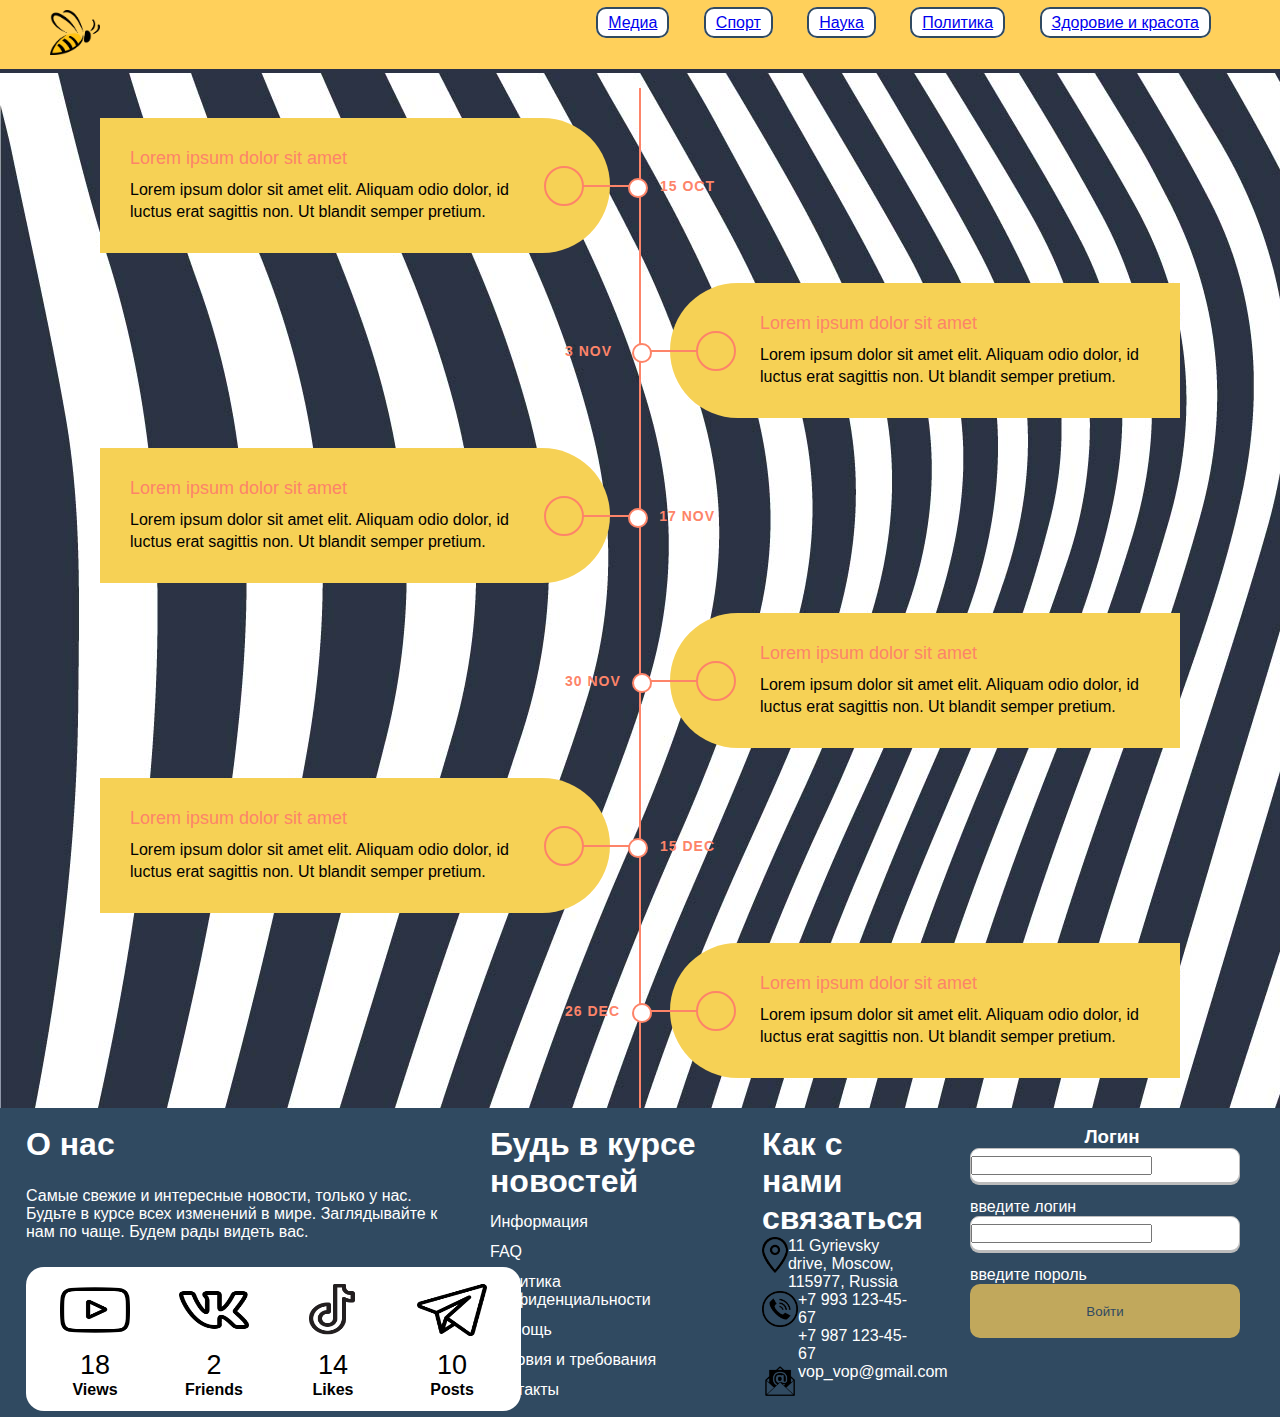
<file: index.html>
<!DOCTYPE html>
<html lang="en" dir="ltr">
<head>
  <meta charset="UTF-8" />
  <meta http-equiv="X-UA-Compatible" content="IE=edge" />
  <meta name="viewport" content="width=device-width, initial-scale=1.0" />
  <title>BeeNews</title>
  <link rel="stylesheet" href="MyStyle.css" >
</head>

<body bgcolor="#000" background="main5.jpg">

  <script defer src="main.js"></script>
  <header class="header", background="header.jpg">
    <div class="header_inner">
      <div class="logo">
        <a id="logo-ref" href="index.html"><img id="logo" src="logo1.png" alt="Логотип" /></a>
      </div>
      <ul class="hr">
        <li><a href="2.html">Медиа</a></li>
        <li><a href="3.html">Спорт</a></li>
        <li><a href="4.html">Наука</a></li>
        <li><a href="5.html">Политика</a></li>
        <li><a href="6.html">Здоровие и красота</a></li>
      </ul>
    </div>
  </header>

    <div class="timeline">
        <div class="container left">
          <div class="date">15 Oct</div>
          <i class="icon fa fa-home"></i>
          <div class="content">
            <h2>Lorem ipsum dolor sit amet</h2>
            <p>
              Lorem ipsum dolor sit amet elit. Aliquam odio dolor, id luctus erat sagittis non. Ut blandit semper pretium.
            </p>
          </div>
        </div>

    <div class="container right">
      <div class="date">3 Nov</div>
      <i class="icon fa fa-home"></i>
      <div class="content">
        <h2>Lorem ipsum dolor sit amet</h2>
        <p>
          Lorem ipsum dolor sit amet elit. Aliquam odio dolor, id luctus erat sagittis non. Ut blandit semper pretium.
        </p>
      </div>
      </div>

    <div class="container left">
      <div class="date">17 Nov</div>
      <i class="icon fa fa-user"></i>
      <div class="content">
        <h2>Lorem ipsum dolor sit amet</h2>
        <p>
          Lorem ipsum dolor sit amet elit. Aliquam odio dolor, id luctus erat sagittis non. Ut blandit semper pretium.
        </p>
      </div>
    </div>

    <div class="container right">
      <div class="date">30 Nov</div>
      <i class="icon fa fa-running"></i>
      <div class="content">
        <h2>Lorem ipsum dolor sit amet</h2>
        <p>
          Lorem ipsum dolor sit amet elit. Aliquam odio dolor, id luctus erat sagittis non. Ut blandit semper pretium.
        </p>
      </div>
    </div>

    <div class="container left">
      <div class="date">15 Dec</div>
      <i class="icon fa fa-cog"></i>
      <div class="content">
        <h2>Lorem ipsum dolor sit amet</h2>
        <p>
          Lorem ipsum dolor sit amet elit. Aliquam odio dolor, id luctus erat sagittis non. Ut blandit semper pretium.
        </p>
      </div>
    </div>

    <div class="container right">
      <div class="date">26 Dec</div>
      <i class="icon fa fa-certificate"></i>
      <div class="content">
        <h2>Lorem ipsum dolor sit amet</h2>
        <p>
          Lorem ipsum dolor sit amet elit. Aliquam odio dolor, id luctus erat sagittis non. Ut blandit semper pretium.
        </p>
      </div>
    </div>
  </div>
</body>

</body>

<footer>
<div class="grid_footer">
          <div class="foot">
              <h1>О нас</h1>
              <p>
                Самые свежие и интересные новости, только у нас.
                Будьте в курсе всех изменений в мире. Заглядывайте к
                нам по чаще. Будем рады видеть вас.
              </p>
              <div class="foot2">
                <div id="block">
                  <div>
                    <img src="yt.png" alt="youtube" />
                    <p id="ys"></p>
                    <h4>Views</h4>
                  </div>
                  <div>
                    <img src="vk.png" alt="linkedin" />
                    <p id="ls"></p>
                    <h4>Friends</h4>
                  </div>
                  <div>
                    <img src="ins.png" alt="tiktok" />
                    <p id="fs"></p>
                    <h4>Likes</h4>
                  </div>
                  <div>
                    <img src="tg.png" alt="telegramm" />
                    <p id="ts"></p>
                    <h4>Posts</h4>
                  </div>
              </div>
            </div>
          </div>

          <div class="foot">
              <h1>Будь в курсе новостей</h1>
              <p>Информация</p>
              <p>FAQ</p>
              <p>Политика конфиденциальности</p>
              <p>Помощь</p>
              <p>Условия и требования</p>
              <p>Контакты</p>

          </div>
          <div class="foot">
              <h1>Как с нами связаться</h1>
              <div class="contact">
                  <img src="geo.png" />
                  <p>11 Gyrievsky drive, Moscow, 115977, Russia</p>
              </div>
              <div class="contact">
                  <img src="phone.png" />
                  <p>+7 993 123-45-67 <br /> +7 987 123-45-67</p>
              </div>
              <div class="contact">
                  <img src="email.png" />
                  <p>vop_vop@gmail.com</p>
              </div>
              </div>

              <div class="foot">
                <div class="logIn">
                    <h3 >Логин</h3>
                    <div id="blocklog">

                      <input type="email" id="textlog" />
                    </div>
                    <p id="at"> введите логин</p>
                    <div id="blockpas">

                      <input type="password" id="passlog" />
                    </div>
                    <p id="ap"> введите пороль</p>
                    <button id="butreg" onclick="button()">Войти</button>
                  </div>
                </div>

          </div>
</div>
</footer>
</html>
</file>
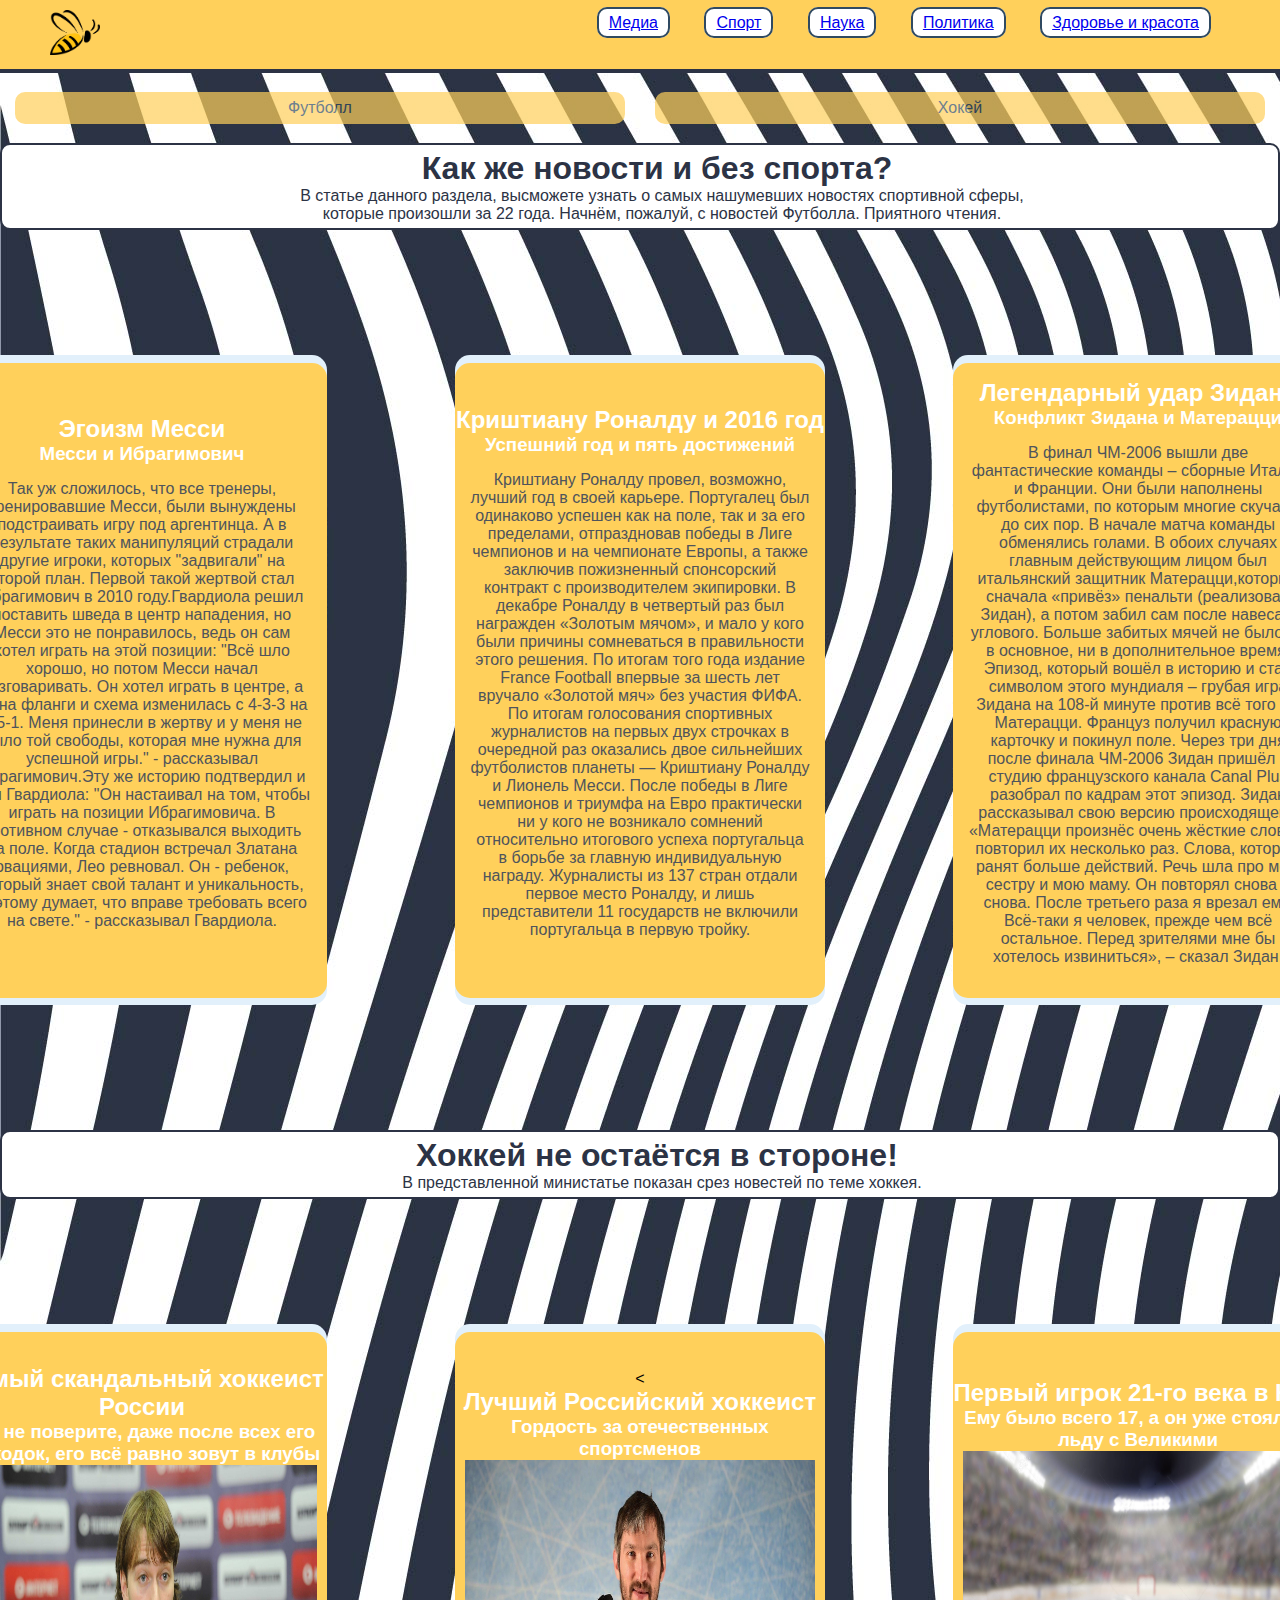
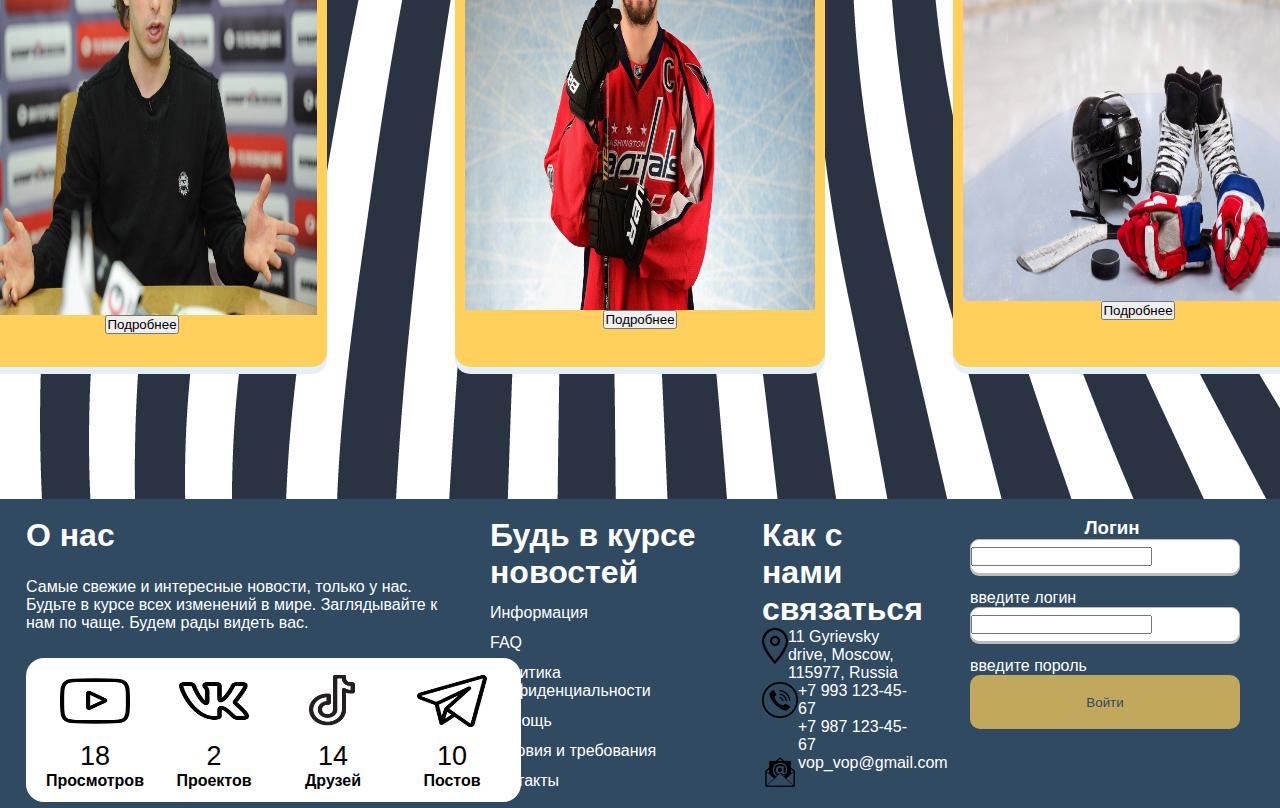
<file: 3.html>
<!DOCTYPE html>
<html lang="en" dir="ltr">
<head>
  <meta charset="UTF-8" />
  <meta http-equiv="X-UA-Compatible" content="IE=edge" />
  <meta name="viewport" content="width=device-width, initial-scale=1.0" />
  <title>BeeNews</title>
  <link rel="stylesheet" href="MyStyle.css" />
</head>

<body bgcolor="#000" background="main5.jpg">

  <script defer src="main.js"></script>
  <header class="header", background="header.jpg">
    <div class="header_inner">
      <div class="logo">
        <a id="logo-ref" href="index.html"><img id="logo" src="logo1.png" alt="Логотип" /></a>
      </div>
      <ul class="hr">
        <li><a href="2.html">Медиа</a></li>
        <li><a href="3.html">Спорт</a></li>
        <li><a href="4.html">Наука</a></li>
        <li><a href="5.html">Политика</a></li>
        <li><a href="6.html">Здоровье и красота</a></li>
      </ul>
    </div>
  </header>


  <div class="First-line">
    <div class="box1">
      <a class="nav-link" href="#home">Футболл</a>
    </div>
    <div class="box2">
      <a class="nav-link" href="#section-1">Хокей</a>
    </div>
  </div>

  <div class="Title">
  <div class="title1">
    <h1> Как же новости и без спорта? </h1>
    <p>В статье данного раздела, высможете узнать о самых нашумевших новостях спортивной сферы, <br>
       которые произошли за 22 года. Начнём, пожалуй, с новостей Футболла. Приятного чтения. </p>
  </div>
  </div>
  <section id="home">

  <div class="back_novel">
      <div class="novel">
          <h2>Эгоизм Месси</h2>
          <h3>Месси и Ибрагимович</h3>
          <p>
              Так уж сложилось, что все тренеры, тренировавшие Месси, были вынуждены подстраивать игру под аргентинца. А в результате таких манипуляций страдали другие игроки,
              которых "задвигали" на второй план. Первой такой жертвой стал Ибрагимович в 2010 году.Гвардиола решил поставить шведа в центр нападения, но Месси это не понравилось,
              ведь он сам хотел играть на этой позиции: "Всё шло хорошо, но потом Месси начал разговаривать. Он хотел играть в центре, а не на фланги и схема изменилась с 4-3-3 на 4-5-1.
              Меня принесли в жертву и у меня не было той свободы, которая мне нужна для успешной игры." - рассказывал Ибрагимович.Эту же историю подтвердил и сам Гвардиола:
              "Он настаивал на том, чтобы играть на позиции Ибрагимовича. В противном случае - отказывался выходить на поле. Когда стадион встречал Златана овациями, Лео ревновал.
               Он - ребенок, который знает свой талант и уникальность, поэтому думает, что вправе требовать всего на свете." - рассказывал Гвардиола.
          </p>
      </div>
  </div>
  <div class="back_novel">
      <div class="novel">
          <h2>Криштиану Роналду и 2016 год</h2>
          <h3>Успешний год и пять достижений</h3>
          <p>
              Криштиану Роналду провел, возможно, лучший год в своей карьере. Португалец был одинаково успешен как на поле, так и за его пределами, отпраздновав победы в Лиге чемпионов и на
              чемпионате Европы, а также заключив пожизненный спонсорский контракт с производителем экипировки. В декабре Роналду в четвертый раз был награжден «Золотым мячом», и мало у кого были
              причины сомневаться в правильности этого решения. По итогам того года издание France Football впервые за шесть лет вручало «Золотой мяч» без участия ФИФА. По итогам голосования спортивных
              журналистов на первых двух строчках в очередной раз оказались двое сильнейших футболистов планеты — Криштиану Роналду и Лионель Месси. После победы в Лиге чемпионов и триумфа на
              Евро практически ни у кого не возникало сомнений относительно итогового успеха португальца в борьбе за главную индивидуальную награду. Журналисты из 137 стран отдали первое место
              Роналду, и лишь представители 11 государств не включили португальца в первую тройку.
          </p>
      </div>
  </div>

  <div class="back_novel">
      <div class="novel">
          <h2>Легендарный удар Зидана<h2>
          <h3>Конфликт Зидана и Матерацци</h3>
          <p>
            В финал ЧМ-2006 вышли две фантастические команды – сборные Италии и Франции. Они были наполнены футболистами, по которым многие скучают до сих пор. В начале матча команды обменялись
            голами. В обоих случаях главным действующим лицом был итальянский защитник Матерацци,который сначала «привёз» пенальти (реализовал Зидан), а потом забил сам после навеса с углового.
            Больше забитых мячей не было ни в основное, ни в дополнительное время. Эпизод, который вошёл в историю и стал символом этого мундиаля – грубая игра Зидана на 108-й минуте против всё
            того же Матерацци. Француз получил красную карточку и покинул поле. Через три дня после финала ЧМ-2006 Зидан пришёл в студию французского канала Canal Plus разобрал по кадрам этот
            эпизод. Зидан рассказывал свою версию происходящего. «Матерацци произнёс очень жёсткие слова и повторил их несколько раз. Слова, которые ранят больше действий. Речь шла про мою сестру
            и мою маму. Он повторял снова и снова. После третьего раза я врезал ему. Всё-таки я человек, прежде чем всё остальное. Перед зрителями мне бы хотелось извиниться», – сказал Зидан.

         </p>
      </div>
  </div>
  </section>

  <div class="Title">
  <div class="title1">
  <h1>Хоккей не остаётся в стороне! </h1>
  <p>В представленной министатье показан срез новестей по теме хоккея. </p>
  </div>
  </div>
  <section id="section-1">

  <div class="back_novel">
  <div class="novel">
    <h2>Самый скандальный хоккеист России</h2>
    <h3>Вы не поверите, даже после всех его выходок, его всё равно зовут в клубы</h3>
    <img class="imgsize_nov" src="anisinskandal.jpg">
    <button onclick="window.location.href = 'news2.html';">Подробнее</button>
  </div>
  </div>
  <div class="back_novel">
  <div class="novel">
      <<h2>Лучший Российский хоккеист</h2>
      <h3>Гордость за отечественных спортсменов</h3>
      <img class="imgsize_nov" src="ovechkin1.jpg">
      <button onclick="window.location.href = 'news2.html';">Подробнее</button>
  </div>
  </div>

  <div class="back_novel">
  <div class="novel">
    <h2>Первый игрок 21-го века в КХЛ</h2>
    <h3>Ему было всего 17, а он уже стоял на льду с Великими</h3>
    <img class="imgsize_nov" src="konky.jpg">
    <button onclick="window.location.href = 'news2.html';">Подробнее</button>
  </div>
  </div>
  </section>
</body>

</body>

<footer>
<div class="grid_footer">
          <div class="foot">
              <h1>О нас</h1>
              <p>
                Самые свежие и интересные новости, только у нас.
                Будьте в курсе всех изменений в мире. Заглядывайте к
                нам по чаще. Будем рады видеть вас.
              </p>
              <div class="foot2">
                <div id="block">
                  <div>
                    <img src="yt.png" alt="youtube" />
                    <p id="ys"></p>
                    <h4>Просмотров</h4>
                  </div>
                  <div>
                    <img src="vk.png" alt="linkedin" />
                    <p id="ls"></p>
                    <h4>Проектов</h4>
                  </div>
                  <div>
                    <img src="ins.png" alt="tiktok" />
                    <p id="fs"></p>
                    <h4>Друзей</h4>
                  </div>
                  <div>
                    <img src="tg.png" alt="telegramm" />
                    <p id="ts"></p>
                    <h4>Постов</h4>
                  </div>
              </div>
            </div>
          </div>

          <div class="foot">
              <h1>Будь в курсе новостей</h1>
              <p>Информация</p>
              <p>FAQ</p>
              <p>Политика конфиденциальности</p>
              <p>Помощь</p>
              <p>Условия и требования</p>
              <p>Контакты</p>

          </div>
          <div class="foot">
              <h1>Как с нами связаться</h1>
              <div class="contact">
                  <img src="geo.png" />
                  <p>11 Gyrievsky drive, Moscow, 115977, Russia</p>
              </div>
              <div class="contact">
                  <img src="phone.png" />
                  <p>+7 993 123-45-67 <br /> +7 987 123-45-67</p>
              </div>
              <div class="contact">
                  <img src="email.png" />
                  <p>vop_vop@gmail.com</p>
              </div>
              </div>

              <div class="foot">
                <div class="logIn">
                    <h3 >Логин</h3>
                    <div id="blocklog">

                      <input type="email" id="textlog" />
                    </div>
                    <p id="at"> введите логин</p>
                    <div id="blockpas">

                      <input type="password" id="passlog" />
                    </div>
                    <p id="ap"> введите пороль</p>
                    <button id="butreg" onclick="button()">Войти</button>
                  </div>
                </div>

          </div>
</div>
</footer>
  </html>
</file>
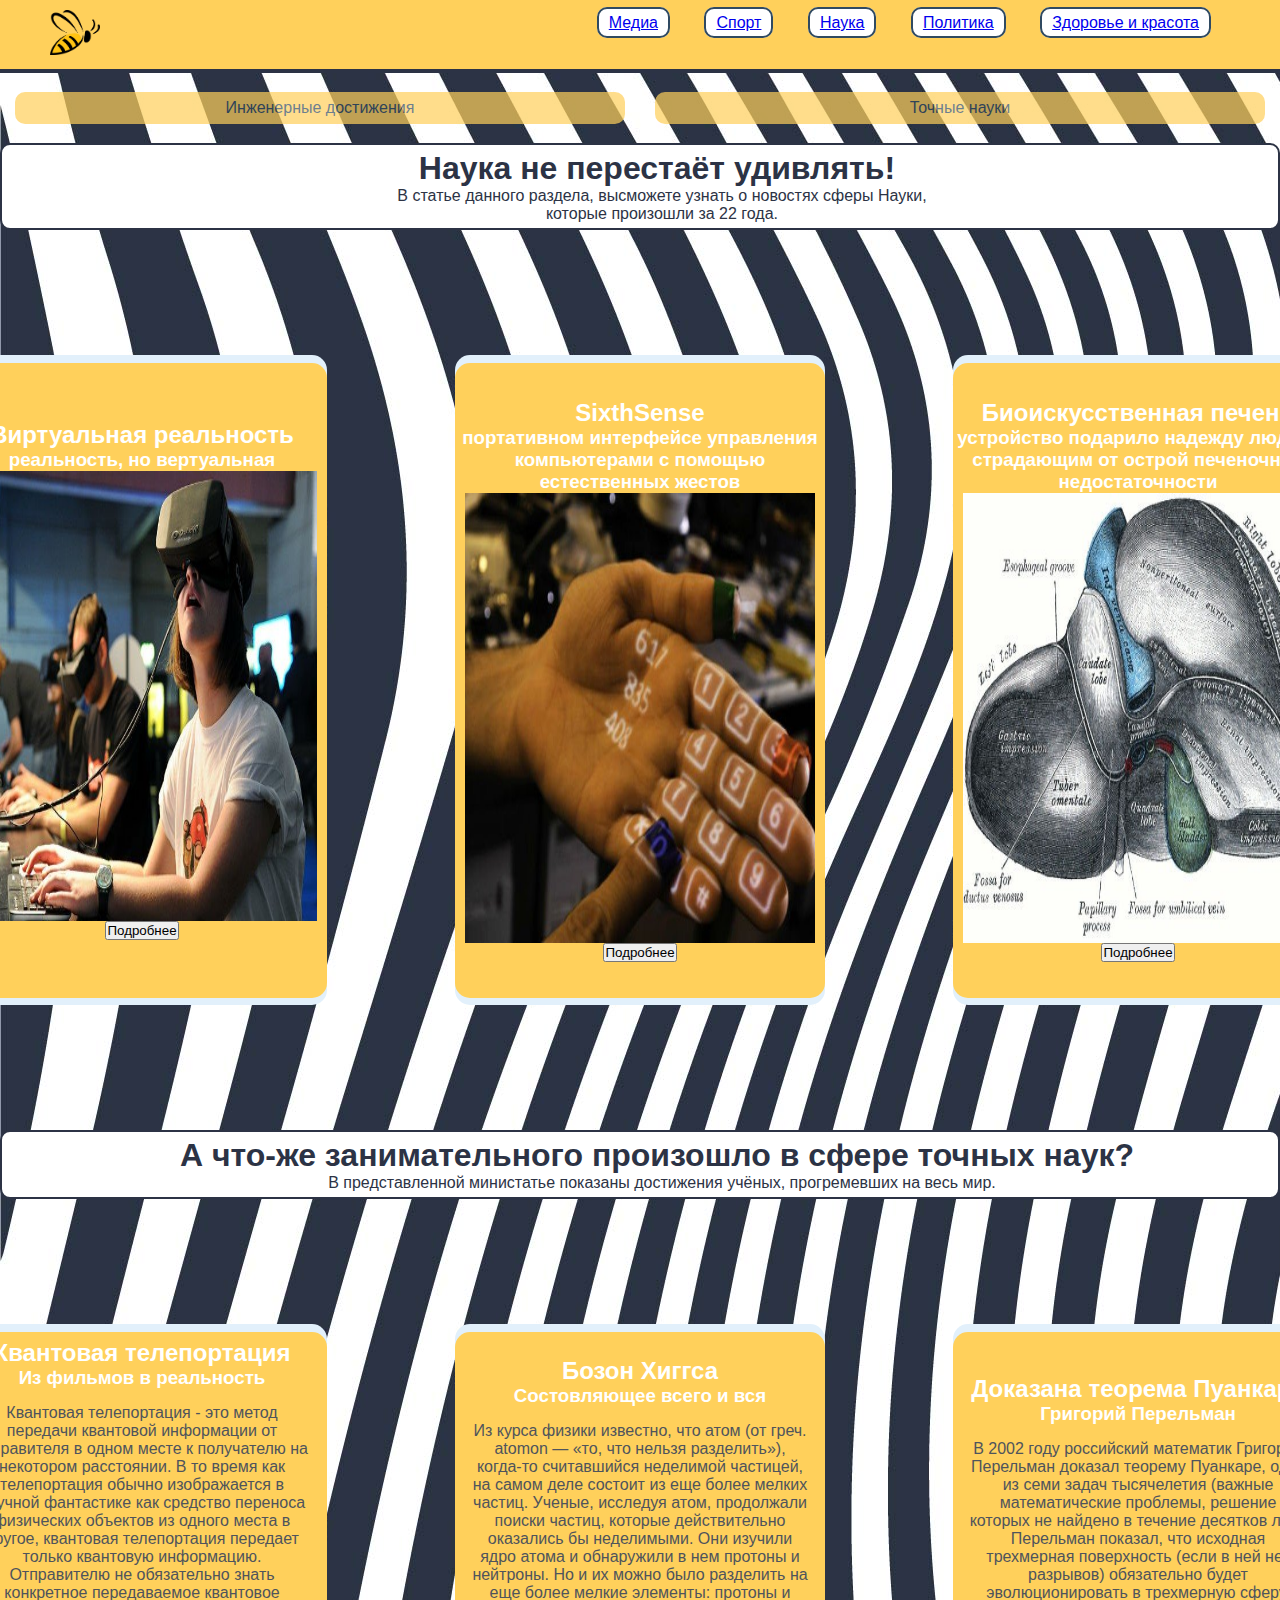
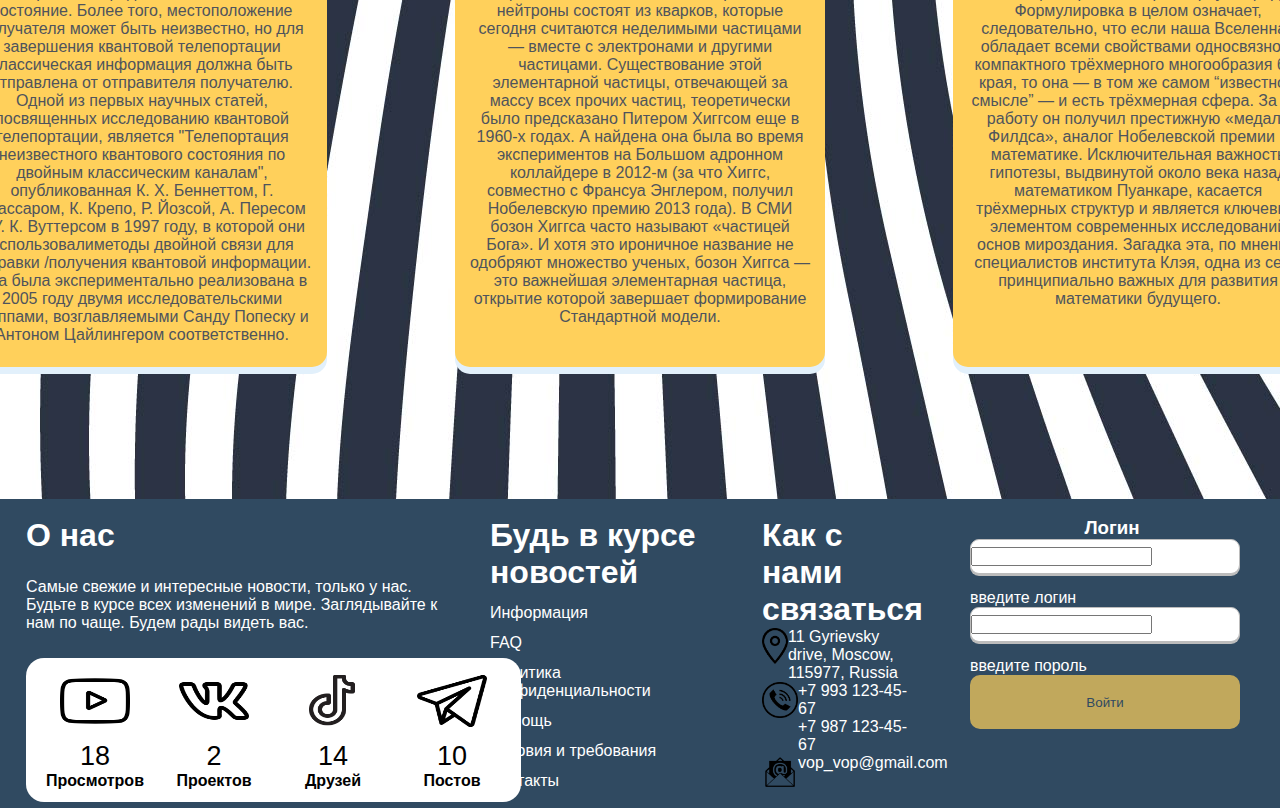
<file: 4.html>
<!DOCTYPE html>
<html lang="en" dir="ltr">
<head>
  <meta charset="UTF-8" />
  <meta http-equiv="X-UA-Compatible" content="IE=edge" />
  <meta name="viewport" content="width=device-width, initial-scale=1.0" />
  <title>BeeNews</title>
  <link rel="stylesheet" href="MyStyle.css" />
</head>

<body bgcolor="#000" background="main5.jpg">

  <script defer src="main.js"></script>
  <header class="header", background="header.jpg">
    <div class="header_inner">
      <div class="logo">
        <a id="logo-ref" href="index.html"><img id="logo" src="logo1.png" alt="Логотип" /></a>
      </div>
      <ul class="hr">
        <li><a href="2.html">Медиа</a></li>
        <li><a href="3.html">Спорт</a></li>
        <li><a href="4.html">Наука</a></li>
        <li><a href="5.html">Политика</a></li>
        <li><a href="6.html">Здоровье и красота</a></li>
      </ul>
    </div>
  </header>

  <div class="First-line">
    <div class="box1">
      <a class="nav-link" href="#home">Инженерные достижения</a>
    </div>
    <div class="box2">
      <a class="nav-link" href="#section-1">Точные науки</a>
    </div>
  </div>

  <div class="Title">
  <div class="title1">
    <h1> Наука не перестаёт удивлять! </h1>
    <p>В статье данного раздела, высможете узнать о новостях сферы Науки, <br>
       которые произошли за 22 года. </p>
  </div>
  </div>
<section id="home">

  <div class="back_novel">
      <div class="novel">
        <h2>Виртуальная реальность</h2>
        <h3>реальность, но вертуальная</h3>
        <img class="imgsize_nov" src="okulus.jpg">
        <button onclick="window.location.href = 'news3.html';">Подробнее</button>
      </div>
  </div>
  <div class="back_novel">
      <div class="novel">
        <h2>SixthSense</h2>
        <h3>портативном интерфейсе управления компьютерами с помощью естественных жестов</h3>
        <img class="imgsize_nov" src="sense.jpg">
        <button onclick="window.location.href = 'news3.html';">Подробнее</button>
      </div>
  </div>

  <div class="back_novel">
      <div class="novel">
          <h2>Биоискусственная печень</h2>
          <h3>устройство подарило надежду людям, страдающим от острой печеночной недостаточности</h3>
          <img class="imgsize_nov" src="pechen.jpg">
          <button onclick="window.location.href = 'news3.html';">Подробнее</button>
      </div>
  </div>
</section>

<div class="Title">
  <div class="title1">
  <h1> А что-же занимательного произошло в сфере точных наук? </h1>
  <p>В представленной министатье показаны достижения учёных, прогремевших на весь мир. </p>
  </div>
</div>
<section id="section-1">

<div class="back_novel">
  <div class="novel">
      <h2>Квантовая телепортация</h2>
      <h3>Из фильмов в реальность</h3>
      <p>
        Квантовая телепортация - это метод передачи квантовой информации от отправителя в одном месте к получателю на некотором расстоянии. В то время как телепортация обычно изображается в научной фантастике как средство переноса физических объектов из одного места в другое, квантовая телепортация передает только квантовую информацию. Отправителю не обязательно знать конкретное передаваемое квантовое состояние. Более того, местоположение получателя может быть неизвестно, но для завершения квантовой телепортации классическая информация должна быть отправлена от отправителя получателю. Одной из первых научных статей, посвященных исследованию квантовой телепортации, является "Телепортация неизвестного квантового состояния по двойным классическим каналам", опубликованная К. Х. Беннеттом, Г. Брассаром, К. Крепо, Р. Йозсой, А. Пересом и У. К. Вуттерсом в 1997 году, в которой они использовалиметоды двойной связи для отправки /получения квантовой информации. Она была экспериментально реализована в 2005 году двумя исследовательскими группами, возглавляемыми Санду Попеску и Антоном Цайлингером соответственно.
      </p>
  </div>
</div>
<div class="back_novel">
  <div class="novel">
      <h2>Бозон Хиггса</h2>
      <h3>Состовляющее всего и вся</h3>
      <p>
        Из курса физики известно, что атом (от греч. atomon — «то, что нельзя разделить»), когда-то считавшийся неделимой частицей, на самом деле состоит из еще более мелких частиц. Ученые, исследуя атом, продолжали поиски частиц, которые действительно оказались бы неделимыми. Они изучили ядро атома и обнаружили в нем протоны и нейтроны. Но и их можно было разделить на еще более мелкие элементы: протоны и нейтроны состоят из кварков, которые сегодня считаются неделимыми частицами — вместе с электронами и другими частицами. Существование этой элементарной частицы, отвечающей за массу всех прочих частиц, теоретически было предсказано Питером Хиггсом еще в 1960-х годах. А найдена она была во время экспериментов на Большом
        адронном коллайдере в 2012-м (за что Хиггс, совместно с Франсуа Энглером, получил Нобелевскую премию 2013 года). В СМИ бозон Хиггса часто называют «частицей Бога». И хотя это ироничное название не одобряют множество ученых, бозон Хиггса — это важнейшая элементарная частица, открытие которой завершает формирование Стандартной модели.
      </p>
  </div>
</div>

<div class="back_novel">
  <div class="novel">
      <h2>Доказана теорема Пуанкаре</h2>
      <h3>Григорий Перельман</h3>
      <p>
          В 2002 году российский математик Григорий Перельман доказал теорему Пуанкаре, одну из семи задач тысячелетия (важные математические проблемы, решение которых не найдено в течение десятков лет). Перельман
          показал, что исходная трехмерная поверхность (если в ней нет разрывов) обязательно будет эволюционировать в трехмерную сферу. Формулировка в целом означает, следовательно, что если наша Вселенная обладает
          всеми свойствами односвязного компактного трёхмерного многообразия без края, то она — в том же самом “известном смысле” — и есть трёхмерная сфера. За эту работу он получил престижную «медаль Филдса»,
          аналог Нобелевской премии в математике. Исключительная важность гипотезы, выдвинутой около века назад математиком Пуанкаре, касается трёхмерных структур
          и является ключевым элементом современных исследований основ мироздания. Загадка эта, по мнению специалистов института Клэя, одна из семи принципиально важных для развития математики будущего.
      </p>

  </div>
</div>
</section>
</body>

</body>

<footer>
<div class="grid_footer">
          <div class="foot">
              <h1>О нас</h1>
              <p>
                Самые свежие и интересные новости, только у нас.
                Будьте в курсе всех изменений в мире. Заглядывайте к
                нам по чаще. Будем рады видеть вас.
              </p>
              <div class="foot2">
                <div id="block">
                  <div>
                    <img src="yt.png" alt="youtube" />
                    <p id="ys"></p>
                    <h4>Просмотров</h4>
                  </div>
                  <div>
                    <img src="vk.png" alt="linkedin" />
                    <p id="ls"></p>
                    <h4>Проектов</h4>
                  </div>
                  <div>
                    <img src="ins.png" alt="tiktok" />
                    <p id="fs"></p>
                    <h4>Друзей</h4>
                  </div>
                  <div>
                    <img src="tg.png" alt="telegramm" />
                    <p id="ts"></p>
                    <h4>Постов</h4>
                  </div>
              </div>
            </div>
          </div>

          <div class="foot">
              <h1>Будь в курсе новостей</h1>
              <p>Информация</p>
              <p>FAQ</p>
              <p>Политика конфиденциальности</p>
              <p>Помощь</p>
              <p>Условия и требования</p>
              <p>Контакты</p>

          </div>
          <div class="foot">
              <h1>Как с нами связаться</h1>
              <div class="contact">
                  <img src="geo.png" />
                  <p>11 Gyrievsky drive, Moscow, 115977, Russia</p>
              </div>
              <div class="contact">
                  <img src="phone.png" />
                  <p>+7 993 123-45-67 <br /> +7 987 123-45-67</p>
              </div>
              <div class="contact">
                  <img src="email.png" />
                  <p>vop_vop@gmail.com</p>
              </div>
              </div>

              <div class="foot">
                <div class="logIn">
                    <h3 >Логин</h3>
                    <div id="blocklog">

                      <input type="email" id="textlog" />
                    </div>
                    <p id="at"> введите логин</p>
                    <div id="blockpas">

                      <input type="password" id="passlog" />
                    </div>
                    <p id="ap"> введите пороль</p>
                    <button id="butreg" onclick="button()">Войти</button>
                  </div>
                </div>

          </div>
</div>
</footer>
</html>
</file>
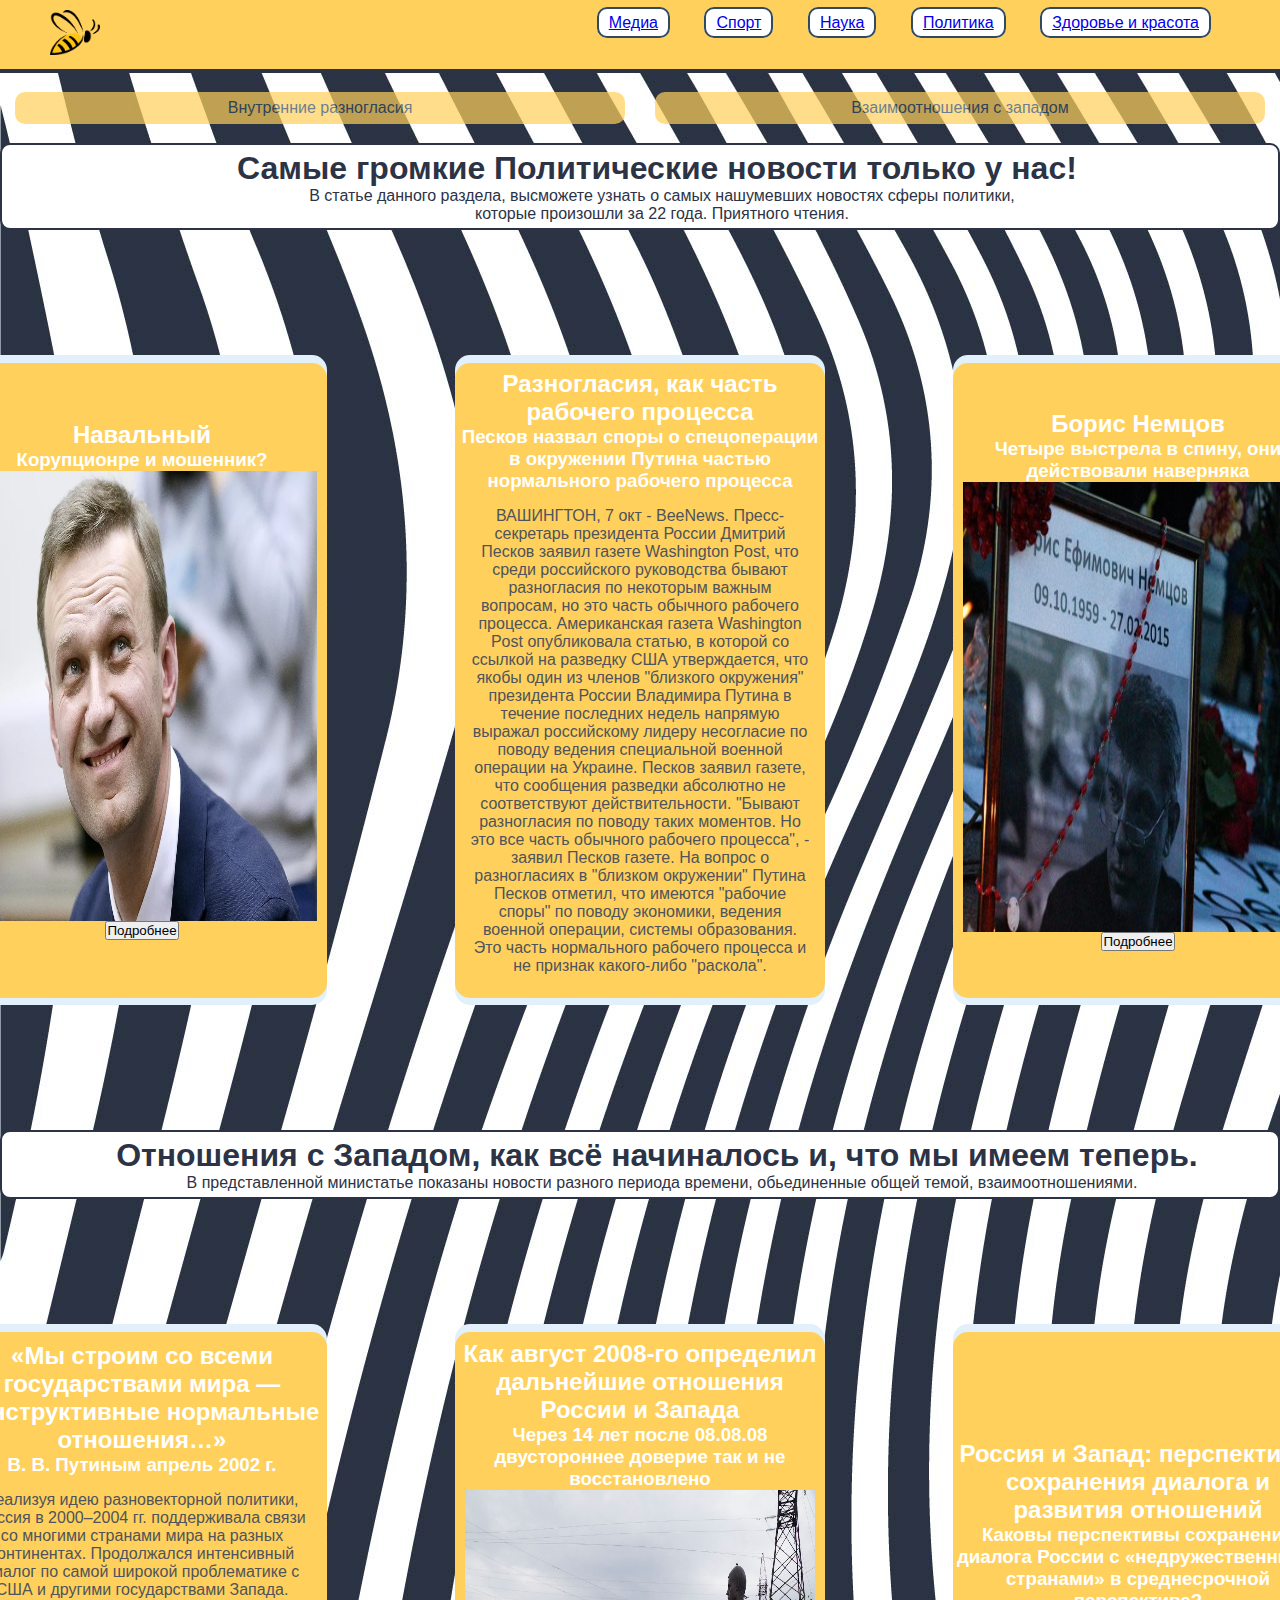
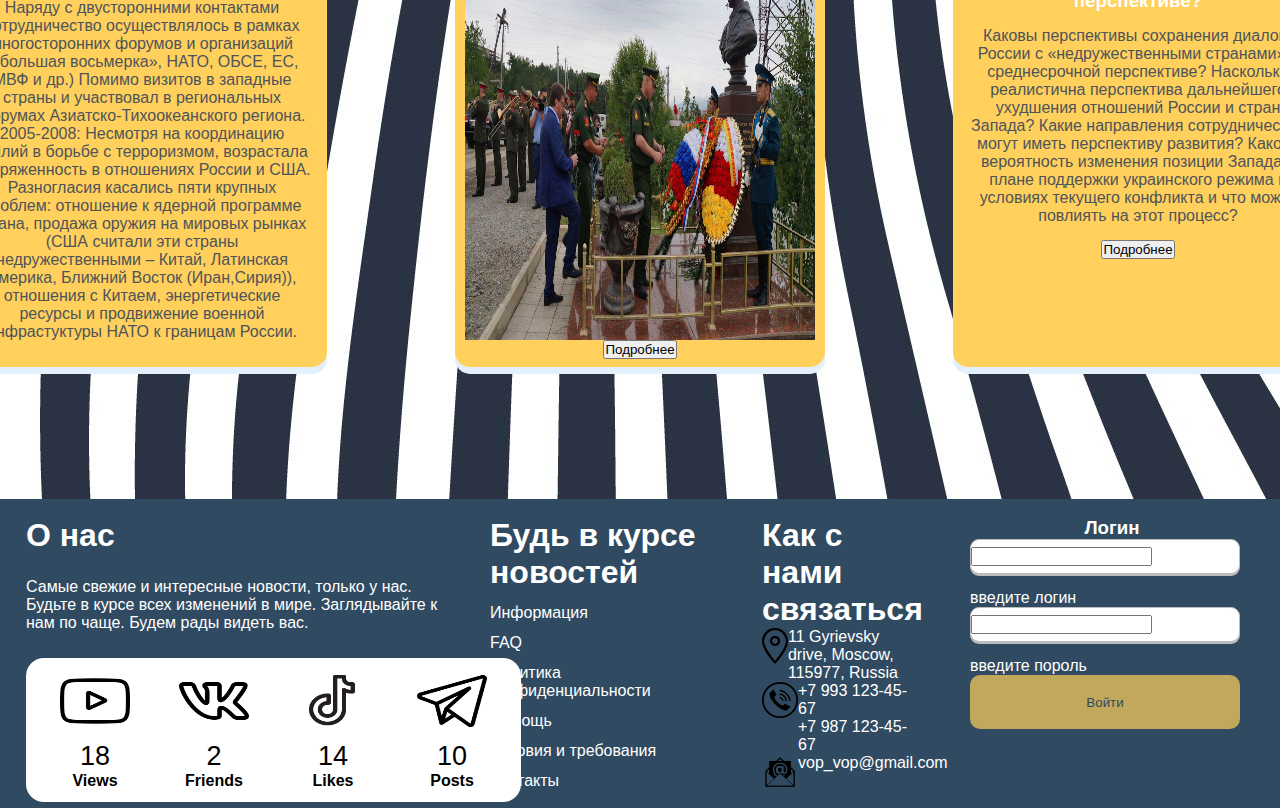
<file: 5.html>
<!DOCTYPE html>
<html lang="en" dir="ltr">
<head>
  <meta charset="UTF-8" />
  <meta http-equiv="X-UA-Compatible" content="IE=edge" />
  <meta name="viewport" content="width=device-width, initial-scale=1.0" />
  <title>BeeNews</title>
  <link rel="stylesheet" href="MyStyle.css"/>
</head>

<body bgcolor="#000" background="main5.jpg">

  <script defer src="main.js"></script>
  <header class="header", background="header.jpg">
    <div class="header_inner">
      <div class="logo">
        <a id="logo-ref" href="index.html"><img id="logo" src="logo1.png" alt="Логотип" /></a>
      </div>
      <ul class="hr">
        <li><a href="2.html">Медиа</a></li>
        <li><a href="3.html">Спорт</a></li>
        <li><a href="4.html">Наука</a></li>
        <li><a href="5.html">Политика</a></li>
        <li><a href="6.html">Здоровье и красота</a></li>
      </ul>
    </div>
  </header>

  <div class="First-line">
    <div class="box1">
      <a class="nav-link" href="#home">Внутренние разногласия</a>
    </div>
    <div class="box2">
      <a class="nav-link" href="#section-1">Взаимоотношения с западом</a>
    </div>
  </div>

  <div class="Title">
  <div class="title1">
    <h1> Самые громкие Политические новости только у нас! </h1>
    <p>В статье данного раздела, высможете узнать о самых нашумевших новостях сферы политики, <br>
       которые произошли за 22 года. Приятного чтения. </p>
  </div>
  </div>
<section id="home">

  <div class="back_novel">
      <div class="novel">
          <h2>Навальный</h2>
          <h3>Корупционре и мошенник?</h3>
          <img class="imgsize_nov" src="navalniy.jpg">
          <button onclick="window.location.href = 'news4.html';">Подробнее</button>
      </div>
  </div>
  <div class="back_novel">
      <div class="novel">
          <h2>Разногласия, как часть рабочего процесса</h2>
          <h3>Песков назвал споры о спецоперации в окружении Путина частью нормального рабочего процесса</h3>
          <p>
            ВАШИНГТОН, 7 окт - BeeNews. Пресс-секретарь президента России Дмитрий Песков заявил газете Washington Post, что среди российского руководства бывают разногласия по некоторым важным вопросам, но это часть обычного рабочего процесса.
            Американская газета Washington Post опубликовала статью, в которой со ссылкой на разведку США утверждается, что якобы один из членов "близкого окружения" президента России Владимира Путина в течение последних недель напрямую выражал российскому лидеру несогласие по поводу ведения специальной военной операции на Украине. Песков заявил газете, что сообщения разведки абсолютно не соответствуют действительности.
            "Бывают разногласия по поводу таких моментов. Но это все часть обычного рабочего процесса", - заявил Песков газете. На вопрос о разногласиях в "близком окружении" Путина Песков отметил, что имеются "рабочие споры" по поводу экономики, ведения военной операции, системы образования. Это часть нормального рабочего процесса и не признак какого-либо "раскола".
          </p>
      </div>
  </div>

  <div class="back_novel">
      <div class="novel">
          <h2>Борис Немцов</h2>
          <h3>Четыре выстрела в спину, они действовали наверняка</h3>
          <img class="imgsize_nov" src="nemcov.jpg">
          <button onclick="window.location.href = 'news4.html';">Подробнее</button>
      </div>
  </div>
</section>

<div class="Title">
  <div class="title1">
  <h1> Отношения с Западом, как всё начиналось и, что мы имеем теперь. </h1>
  <p>В представленной министатье показаны новости разного периода времени, обьединенные общей темой, взаимоотношениями. </p>
  </div>
</div>
<section id="section-1">

<div class="back_novel">
  <div class="novel">
      <h2>«Мы строим со всеми государствами мира — конструктивные нормальные отношения…»</h2>
      <h3>В. В. Путиным апрель 2002 г.</h3>
      <p>
        Реализуя идею разновекторной политики, Россия в 2000–2004 гг. поддерживала связи со многими странами мира на разных континентах. Продолжался интенсивный диалог по самой широкой проблематике с США и другими
        государствами Запада. Наряду с двусторонними контактами сотрудничество осуществлялось в рамках многосторонних форумов и организаций («большая восьмерка», НАТО, ОБСЕ, ЕС, МВФ и др.) Помимо визитов в западные
        страны и участвовал в региональных форумах Азиатско-Тихоокеанского региона. 2005-2008: Несмотря на координацию усилий в борьбе с терроризмом, возрастала напряженность в отношениях России и США. Разногласия
        касались пяти крупных проблем: отношение к ядерной программе Ирана, продажа оружия на мировых рынках (США считали эти страны недружественными – Китай, Латинская Америка, Ближний Восток (Иран,Сирия)), отношения с
        Китаем, энергетические ресурсы и продвижение военной инфрастуктуры НАТО к границам России.
  </div>
</div>
<div class="back_novel">
  <div class="novel">
      <h2>Как август 2008-го определил дальнейшие отношения России и Запада</h2>
      <h3>Через 14 лет после 08.08.08 двустороннее доверие так и не восстановлено</h3>
      <img class="imgsize_nov" src="080808.jpg">
      <button onclick="window.location.href = 'news4.html';">Подробнее</button>
  </div>
</div>

<div class="back_novel">
  <div class="novel">
      <h2>Россия и Запад: перспективы сохранения диалога и развития отношений</h2>
      <h3>Каковы перспективы сохранения диалога России с «недружественными странами» в среднесрочной перспективе?</h3>
      <p>
        Каковы перспективы сохранения диалога России с «недружественными странами» в среднесрочной перспективе? Насколько реалистична перспектива дальнейшего ухудшения отношений России и стран Запада?
        Какие направления сотрудничества могут иметь перспективу развития? Какова вероятность изменения позиции Запада в плане поддержки украинского режима в условиях текущего конфликта и что может повлиять на
        этот процесс?
      </p>
      <button onclick="window.location.href = 'news4.html';">Подробнее</button>
  </div>
</div>
</section>
</body>

</body>

<footer>
<div class="grid_footer">
          <div class="foot">
              <h1>О нас</h1>
              <p>
                Самые свежие и интересные новости, только у нас.
                Будьте в курсе всех изменений в мире. Заглядывайте к
                нам по чаще. Будем рады видеть вас.
              </p>
              <div class="foot2">
                <div id="block">
                  <div>
                    <img src="yt.png" alt="youtube" />
                    <p id="ys"></p>
                    <h4>Views</h4>
                  </div>
                  <div>
                    <img src="vk.png" alt="linkedin" />
                    <p id="ls"></p>
                    <h4>Friends</h4>
                  </div>
                  <div>
                    <img src="ins.png" alt="tiktok" />
                    <p id="fs"></p>
                    <h4>Likes</h4>
                  </div>
                  <div>
                    <img src="tg.png" alt="telegramm" />
                    <p id="ts"></p>
                    <h4>Posts</h4>
                  </div>
              </div>
            </div>
          </div>

          <div class="foot">
              <h1>Будь в курсе новостей</h1>
              <p>Информация</p>
              <p>FAQ</p>
              <p>Политика конфиденциальности</p>
              <p>Помощь</p>
              <p>Условия и требования</p>
              <p>Контакты</p>

          </div>
          <div class="foot">
              <h1>Как с нами связаться</h1>
              <div class="contact">
                  <img src="geo.png" />
                  <p>11 Gyrievsky drive, Moscow, 115977, Russia</p>
              </div>
              <div class="contact">
                  <img src="phone.png" />
                  <p>+7 993 123-45-67 <br /> +7 987 123-45-67</p>
              </div>
              <div class="contact">
                  <img src="email.png" />
                  <p>vop_vop@gmail.com</p>
              </div>
              </div>

              <div class="foot">
                <div class="logIn">
                    <h3 >Логин</h3>
                    <div id="blocklog">

                      <input type="email" id="textlog" />
                    </div>
                    <p id="at"> введите логин</p>
                    <div id="blockpas">

                      <input type="password" id="passlog" />
                    </div>
                    <p id="ap"> введите пороль</p>
                    <button id="butreg" onclick="button()">Войти</button>
                  </div>
                </div>

          </div>
</div>
</footer>
</html>
</file>
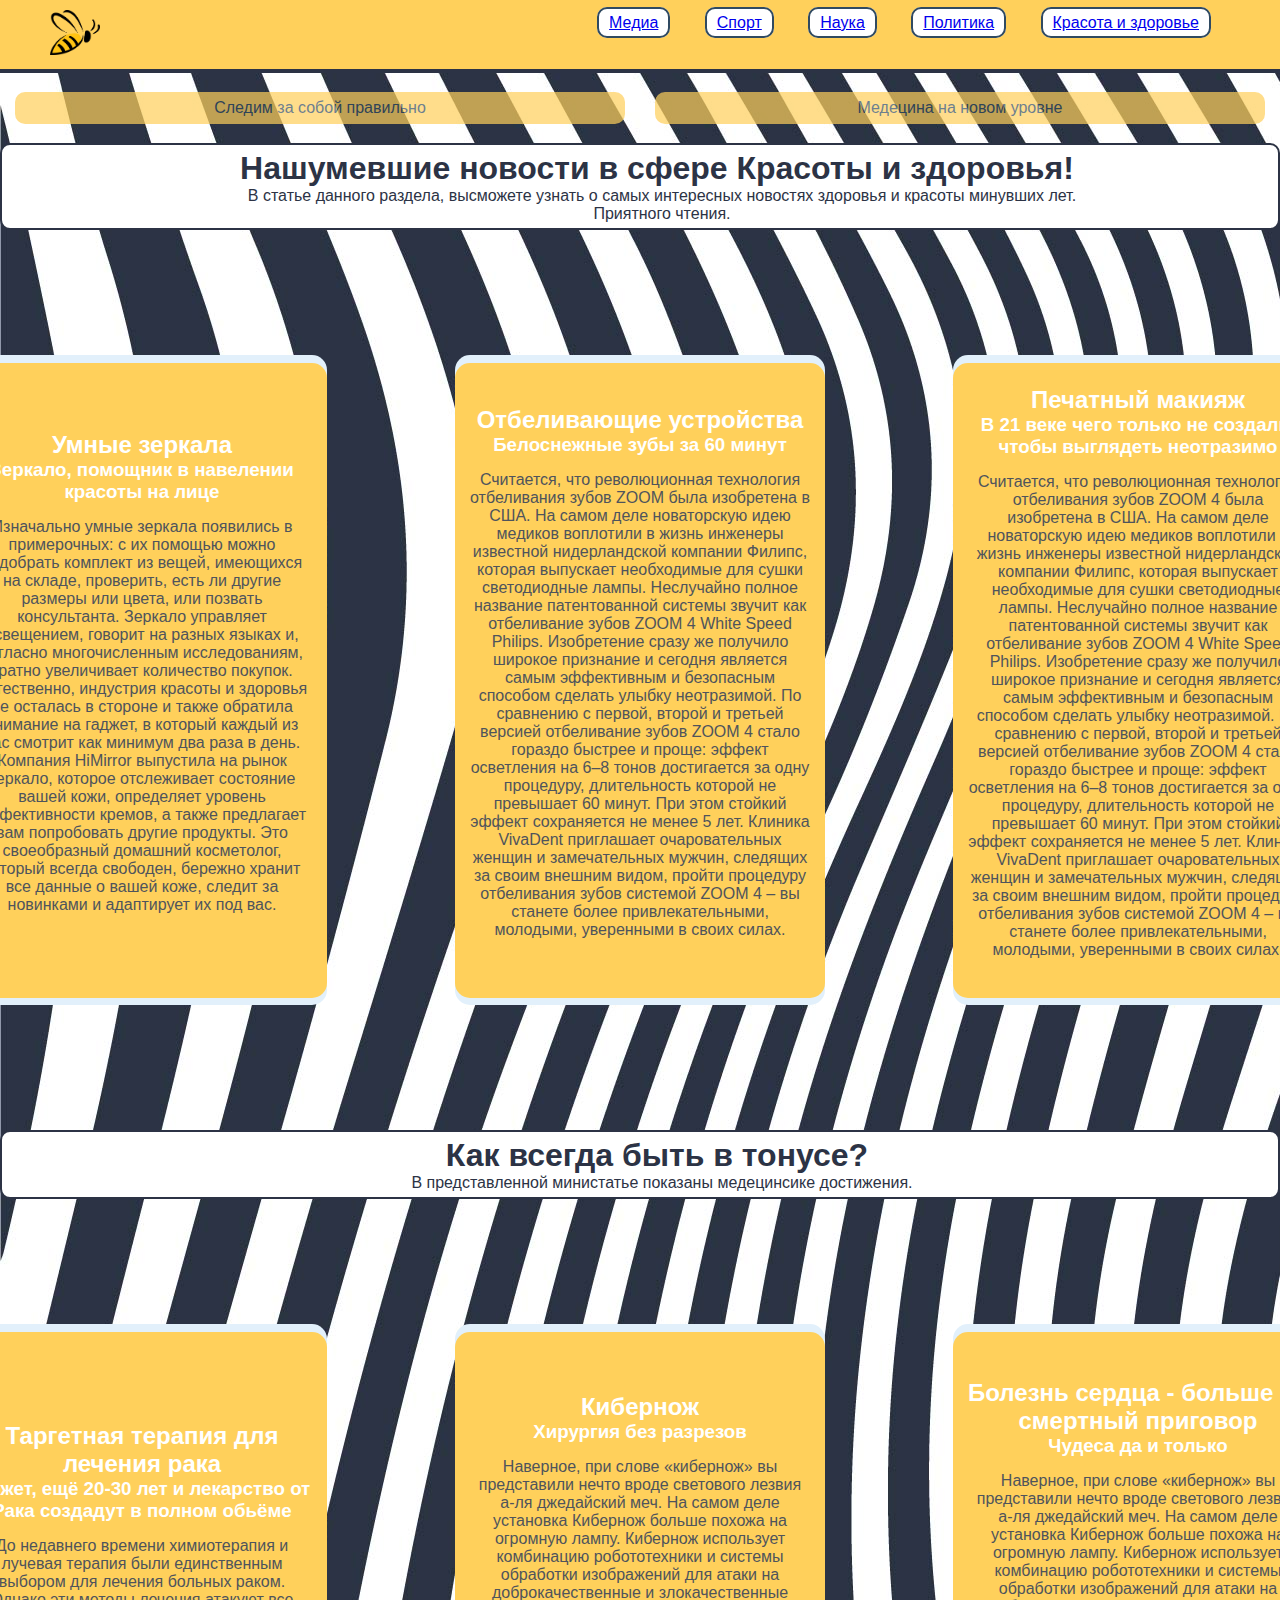
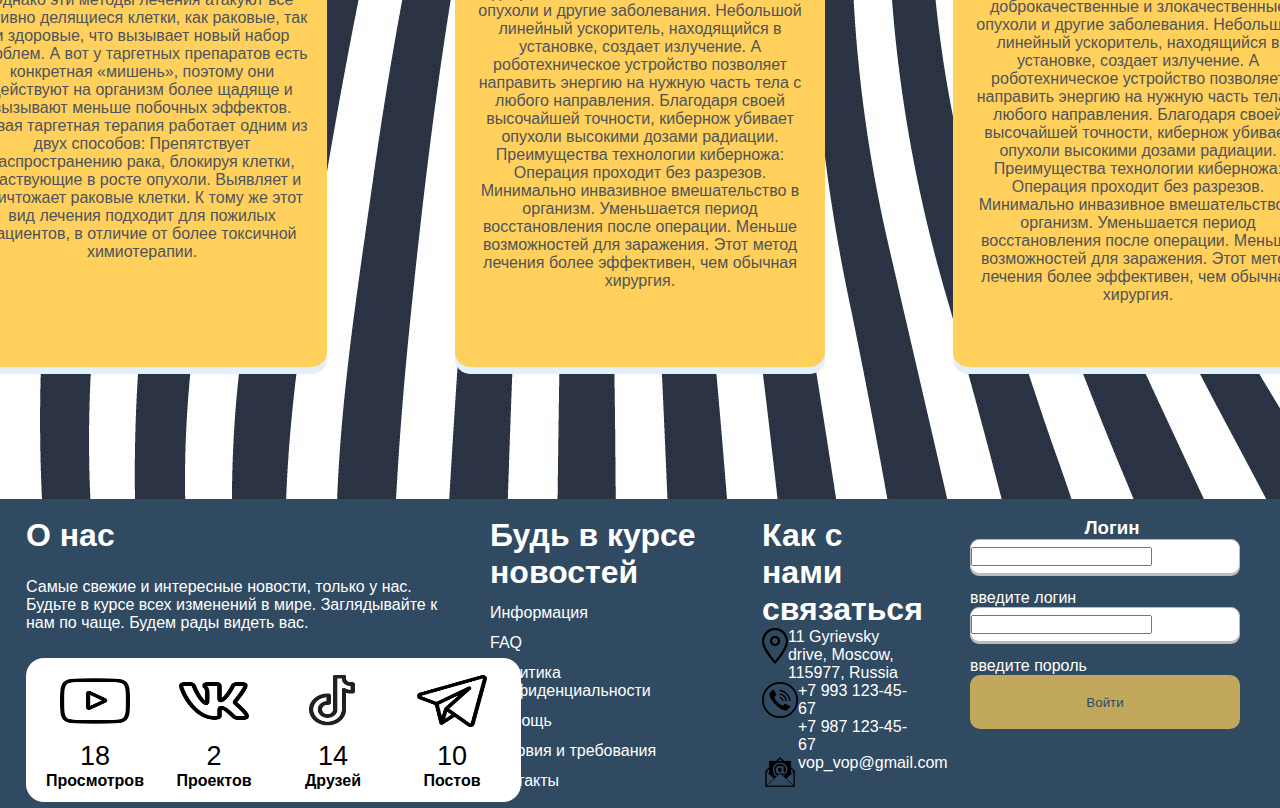
<file: 6.html>
<!DOCTYPE html>
<html lang="en" dir="ltr">
<head>
  <meta charset="UTF-8" />
  <meta http-equiv="X-UA-Compatible" content="IE=edge" />
  <meta name="viewport" content="width=device-width, initial-scale=1.0" />
  <title>BeeNews</title>
  <link rel="stylesheet" href="MyStyle.css" />
</head>

<body bgcolor="#000" background="main5.jpg">

  <script defer src="main.js"></script>
  <header class="header", background="header.jpg">
    <div class="header_inner">
      <div class="logo">
        <a id="logo-ref" href="index.html"><img id="logo" src="logo1.png" alt="Логотип" /></a>
      </div>
      <ul class="hr">
        <li><a href="2.html">Медиа</a></li>
        <li><a href="3.html">Спорт</a></li>
        <li><a href="4.html">Наука</a></li>
        <li><a href="5.html">Политика</a></li>
        <li><a href="6.html">Красота и здоровье</a></li>
      </ul>
    </div>
  </header>

  <div class="First-line">
    <div class="box1">
      <a class="nav-link" href="#home">Следим за собой правильно</a>
    </div>
    <div class="box2">
      <a class="nav-link" href="#section-1">Медецина на новом уровне</a>
    </div>
  </div>

  <div class="Title">
  <div class="title1">
    <h1> Нашумевшие новости в сфере Красоты и здоровья! </h1>
    <p>В статье данного раздела, высможете узнать о самых интересных новостях здоровья и красоты минувших лет. <br>
      Приятного чтения. </p>
  </div>
  </div>
<section id="home">

  <div class="back_novel">
      <div class="novel">
          <h2>Умные зеркала</h2>
          <h3>Зеркало, помощник в навелении красоты на лице</h3>
          <p>
            Изначально умные зеркала появились в примерочных: с их помощью можно подобрать комплект из вещей, имеющихся на складе, проверить, есть ли другие размеры или цвета, или позвать консультанта. Зеркало управляет освещением, говорит на разных языках и, согласно многочисленным исследованиям, кратно увеличивает количество покупок.
            Естественно, индустрия красоты и здоровья не осталась в стороне и также обратила внимание на гаджет, в который каждый из нас смотрит как минимум два раза в день. Компания HiMirror выпустила на рынок зеркало, которое отслеживает состояние вашей кожи, определяет уровень эффективности кремов, а также предлагает вам попробовать другие продукты. Это своеобразный домашний косметолог, который всегда свободен, бережно хранит все данные о вашей коже, следит за новинками и адаптирует их под вас.
          </p>
      </div>
  </div>
  <div class="back_novel">
      <div class="novel">
          <h2>Отбеливающие устройства</h2>
          <h3>Белоснежные зубы за 60 минут</h3>
          <p>
              Считается, что революционная технология отбеливания зубов ZOOM была изобретена в США. На самом деле новаторскую идею медиков воплотили в жизнь инженеры известной нидерландской компании Филипс, которая выпускает необходимые для сушки светодиодные лампы. Неслучайно полное название патентованной системы звучит как отбеливание зубов ZOOM 4 White Speed Philips. Изобретение сразу же получило широкое признание и сегодня является самым эффективным и безопасным способом сделать улыбку неотразимой. По сравнению с первой, второй и третьей версией отбеливание зубов ZOOM 4 стало гораздо быстрее и проще: эффект осветления на 6–8 тонов достигается за одну процедуру, длительность которой не превышает 60 минут. При этом стойкий эффект сохраняется не менее 5 лет. Клиника VivaDent приглашает очаровательных женщин и замечательных мужчин, следящих за своим внешним видом, пройти процедуру отбеливания зубов системой ZOOM 4 – вы станете более привлекательными, молодыми, уверенными в своих силах.
          </p>
      </div>
  </div>

  <div class="back_novel">
      <div class="novel">
          <h2>Печатный макияж</h2>
          <h3>В 21 веке чего только не создали, чтобы выглядеть неотразимо</h3>
          <p>
            Считается, что революционная технология отбеливания зубов ZOOM 4 была изобретена в США. На самом деле новаторскую идею медиков воплотили в жизнь инженеры известной нидерландской компании Филипс, которая выпускает необходимые для сушки светодиодные лампы. Неслучайно полное название патентованной системы звучит как отбеливание зубов ZOOM 4 White Speed Philips. Изобретение сразу же получило широкое признание и сегодня является самым эффективным и безопасным способом сделать улыбку неотразимой. По сравнению с первой, второй и третьей версией отбеливание зубов ZOOM 4 стало гораздо быстрее и проще: эффект осветления на 6–8 тонов достигается за одну процедуру, длительность которой не превышает 60 минут. При этом стойкий эффект сохраняется не менее 5 лет. Клиника VivaDent приглашает очаровательных женщин и замечательных мужчин, следящих за своим внешним видом, пройти процедуру отбеливания зубов системой ZOOM 4 – вы станете более привлекательными, молодыми, уверенными в своих силах.
          </p>
      </div>
  </div>
</section>

<div class="Title">
  <div class="title1">
  <h1> Как всегда быть в тонусе? </h1>
  <p>В представленной министатье показаны медецинсике достижения. </p>
  </div>
</div>
<section id="section-1">

<div class="back_novel">
  <div class="novel">
      <h2>Таргетная терапия для лечения рака</h2>
      <h3>Может, ещё 20-30 лет и лекарство от Рака создадут в полном обьёме</h3>
      <p>
        До недавнего времени химиотерапия и лучевая терапия были единственным выбором для лечения больных раком. Однако эти методы лечения атакуют все активно делящиеся клетки, как раковые, так и здоровые, что
        вызывает новый набор проблем. А вот у таргетных препаратов есть конкретная «мишень», поэтому они действуют на организм более щадяще и вызывают меньше побочных эффектов. Новая таргетная терапия работает
        одним из двух способов: Препятствует распространению рака, блокируя клетки, участвующие в росте опухоли. Выявляет и уничтожает раковые клетки. К тому же этот вид лечения подходит для пожилых пациентов, в
        отличие от более токсичной химиотерапии.
      </p>

  </div>
</div>
<div class="back_novel">
  <div class="novel">
      <h2>Кибернож</h2>
      <h3>Хирургия без разрезов</h3>
      <p>
        Наверное, при слове «кибернож» вы представили нечто вроде светового лезвия а-ля джедайский меч. На самом деле установка Кибернож больше похожа на огромную лампу. Кибернож использует комбинацию робототехники
        и системы обработки изображений для атаки на доброкачественные и злокачественные опухоли и другие заболевания. Небольшой линейный ускоритель, находящийся в установке, создает излучение. А роботехническое
        устройство позволяет направить энергию на нужную часть тела с любого направления. Благодаря своей высочайшей точности, кибернож убивает опухоли высокими дозами радиации. Преимущества технологии киберножа:
        Операция проходит без разрезов. Минимально инвазивное вмешательство в организм. Уменьшается период восстановления после операции. Меньше возможностей для заражения. Этот метод лечения более эффективен, чем
        обычная хирургия.
      </p>

  </div>
</div>

<div class="back_novel">
  <div class="novel">
      <h2>Болезнь сердца - больше не смертный приговор</h2>
      <h3>Чудеса да и только</h3>
      <p>
        Наверное, при слове «кибернож» вы представили нечто вроде светового лезвия а-ля джедайский меч. На самом деле установка Кибернож больше похожа на огромную лампу. Кибернож использует комбинацию робототехники
         и системы обработки изображений для атаки на доброкачественные и злокачественные опухоли и другие заболевания. Небольшой линейный ускоритель, находящийся в установке, создает излучение. А роботехническое
         устройство позволяет направить энергию на нужную часть тела с любого направления. Благодаря своей высочайшей точности, кибернож убивает опухоли высокими дозами радиации. Преимущества технологии киберножа:
         Операция проходит без разрезов. Минимально инвазивное вмешательство в организм. Уменьшается период восстановления после операции. Меньше возможностей для заражения. Этот метод лечения более эффективен, чем
         обычная хирургия.
      </p>

  </div>
</div>
</section>
</body>

</body>

<footer>
<div class="grid_footer">
          <div class="foot">
              <h1>О нас</h1>
              <p>
                Самые свежие и интересные новости, только у нас.
                Будьте в курсе всех изменений в мире. Заглядывайте к
                нам по чаще. Будем рады видеть вас.
              </p>
              <div class="foot2">
                <div id="block">
                  <div>
                    <img src="yt.png" alt="youtube" />
                    <p id="ys"></p>
                    <h4>Просмотров</h4>
                  </div>
                  <div>
                    <img src="vk.png" alt="linkedin" />
                    <p id="ls"></p>
                    <h4>Проектов</h4>
                  </div>
                  <div>
                    <img src="ins.png" alt="tiktok" />
                    <p id="fs"></p>
                    <h4>Друзей</h4>
                  </div>
                  <div>
                    <img src="tg.png" alt="telegramm" />
                    <p id="ts"></p>
                    <h4>Постов</h4>
                  </div>
              </div>
            </div>
          </div>

          <div class="foot">
              <h1>Будь в курсе новостей</h1>
              <p>Информация</p>
              <p>FAQ</p>
              <p>Политика конфиденциальности</p>
              <p>Помощь</p>
              <p>Условия и требования</p>
              <p>Контакты</p>

          </div>
          <div class="foot">
              <h1>Как с нами связаться</h1>
              <div class="contact">
                  <img src="geo.png" />
                  <p>11 Gyrievsky drive, Moscow, 115977, Russia</p>
              </div>
              <div class="contact">
                  <img src="phone.png" />
                  <p>+7 993 123-45-67 <br /> +7 987 123-45-67</p>
              </div>
              <div class="contact">
                  <img src="email.png" />
                  <p>vop_vop@gmail.com</p>
              </div>
              </div>

              <div class="foot">
                <div class="logIn">
                    <h3 >Логин</h3>
                    <div id="blocklog">

                      <input type="email" id="textlog" />
                    </div>
                    <p id="at"> введите логин</p>
                    <div id="blockpas">

                      <input type="password" id="passlog" />
                    </div>
                    <p id="ap"> введите пороль</p>
                    <button id="butreg" onclick="button()">Войти</button>
                  </div>
                </div>

          </div>
</div>
</footer>
</html>
</file>
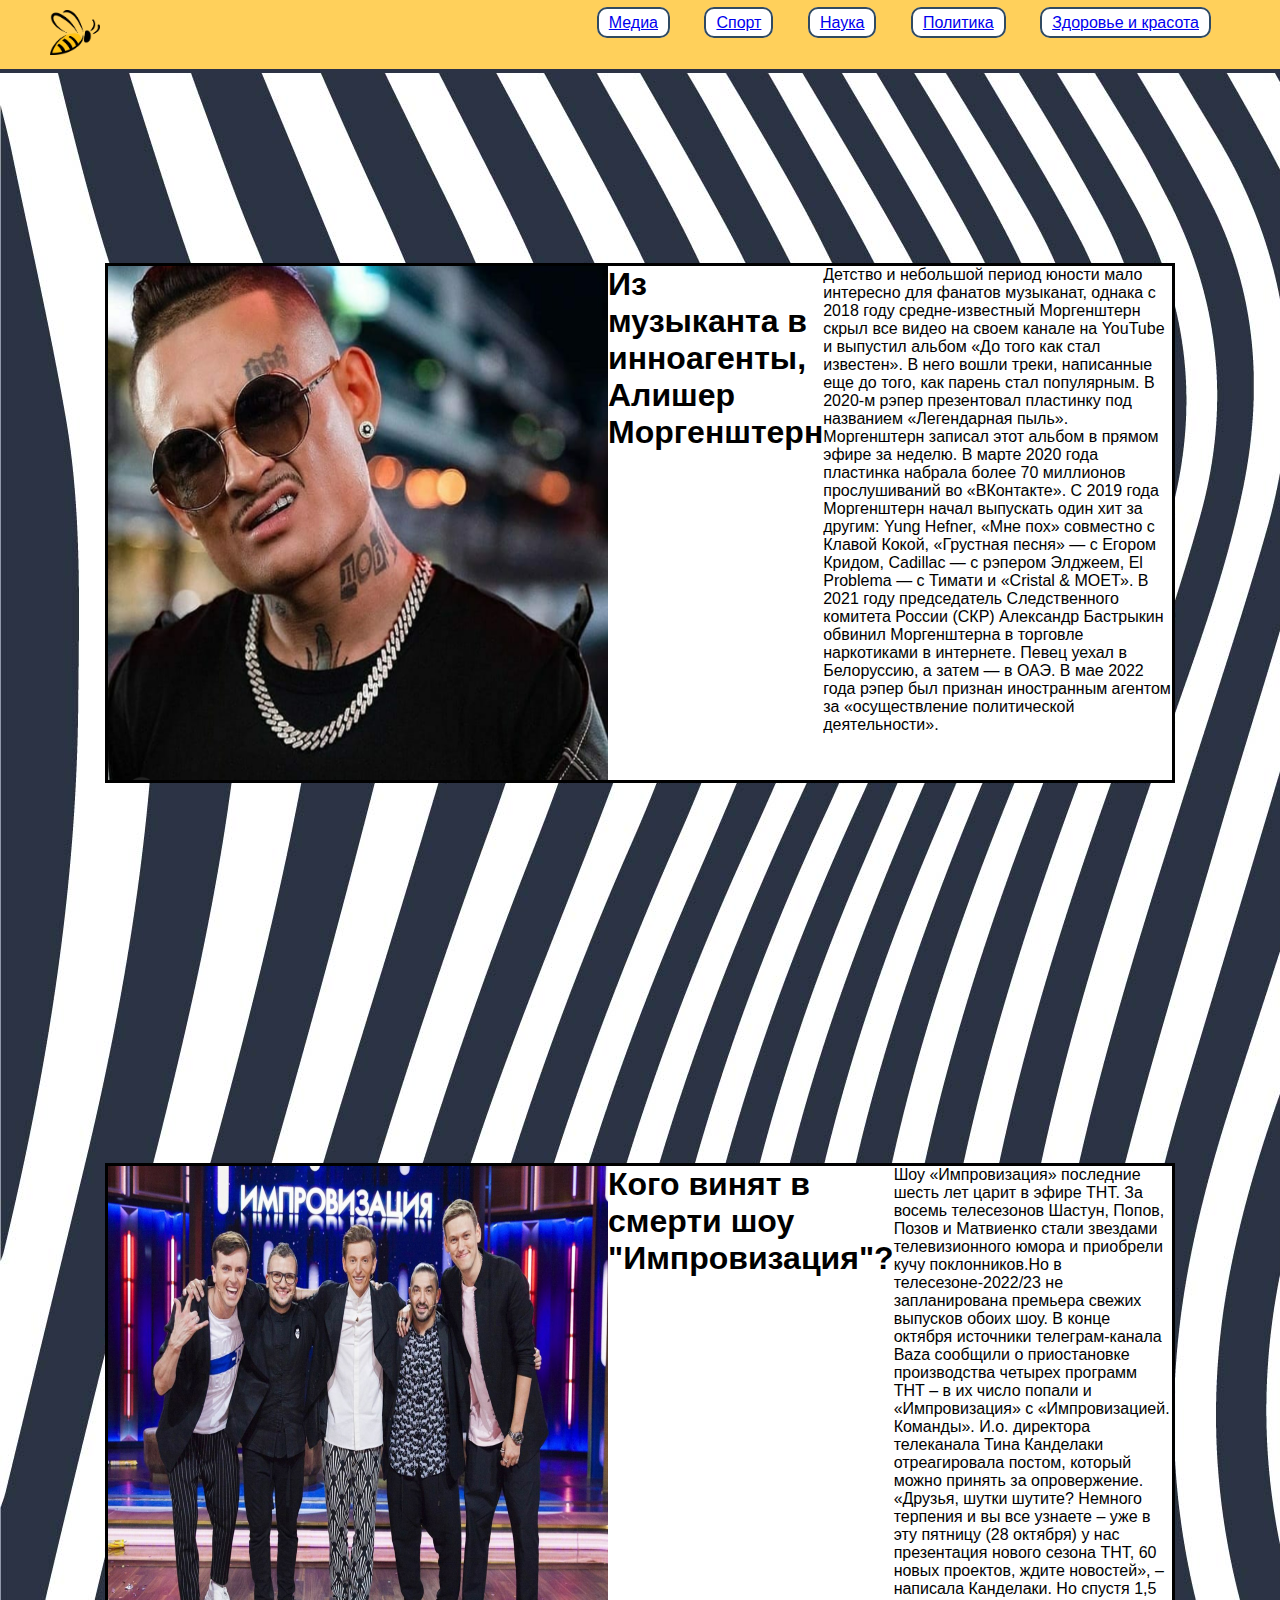
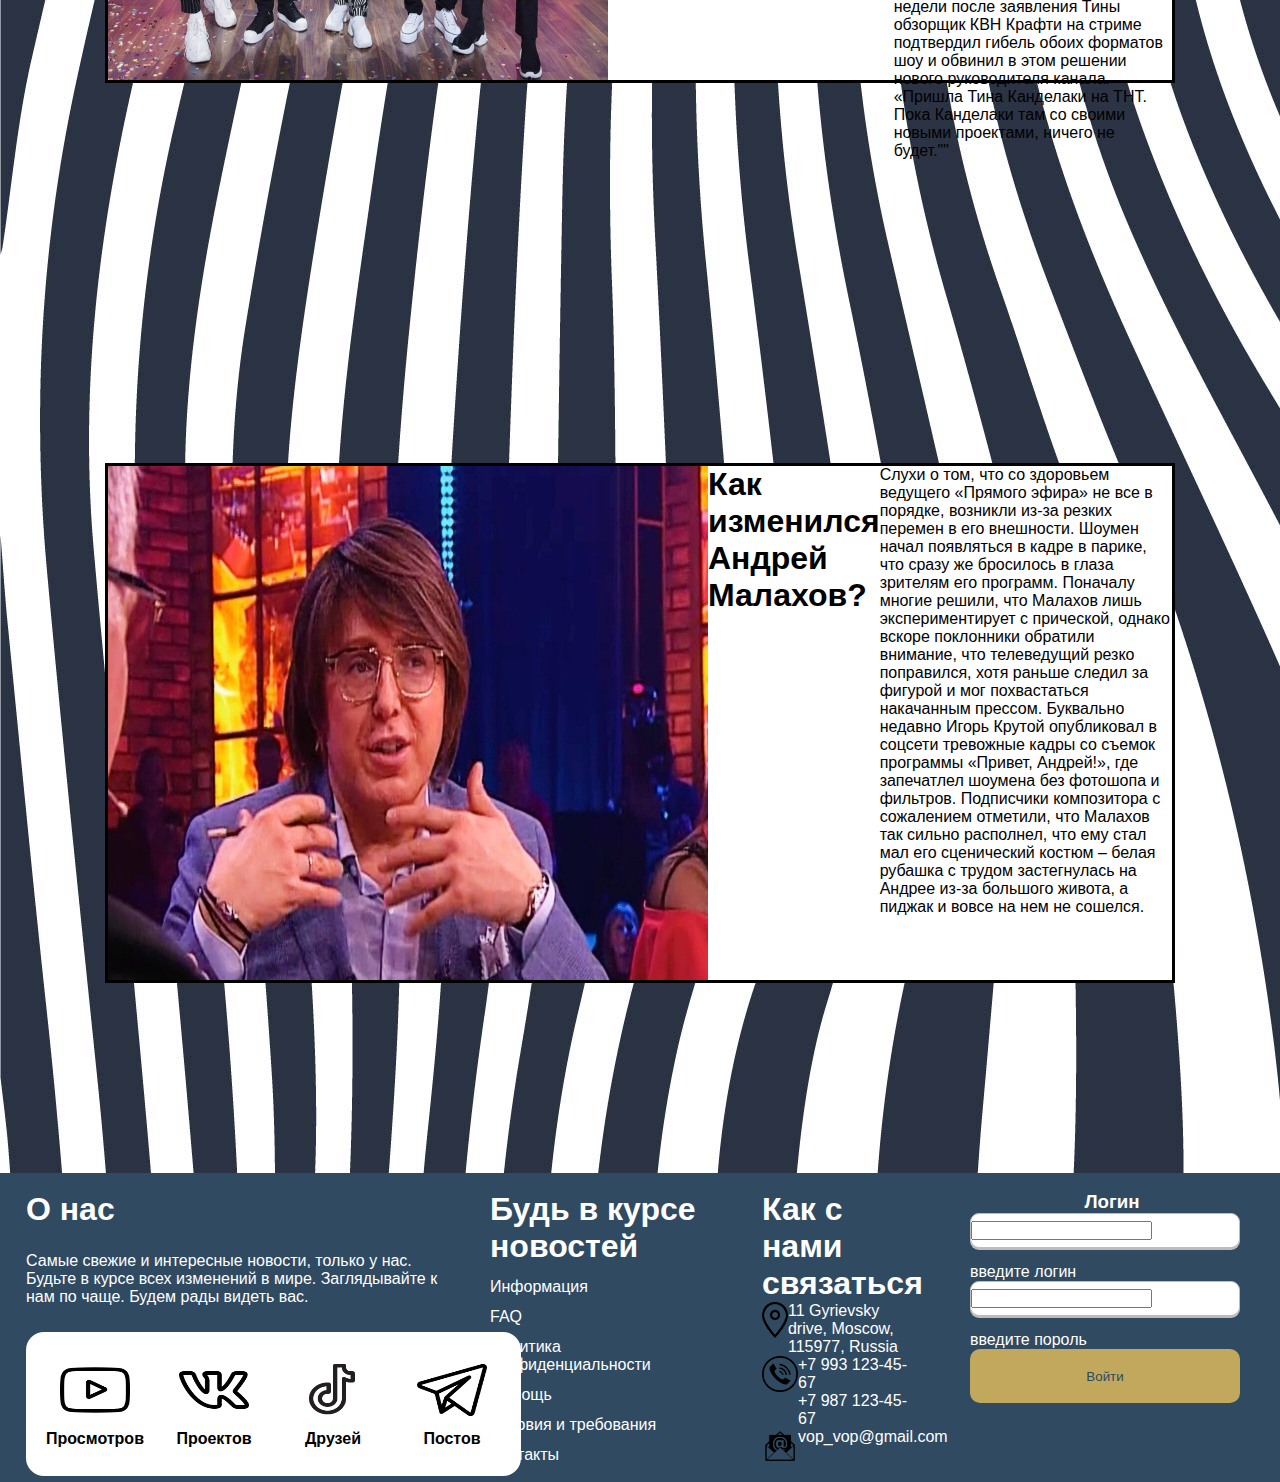
<file: news1.html>
<!DOCTYPE html>
<html lang="en" dir="ltr">
  <head>
    <meta charset="UTF-8" />
    <meta http-equiv="X-UA-Compatible" content="IE=edge" />
    <meta name="viewport" content="width=device-width, initial-scale=1.0" />
    <title>BeeNews</title>
    <link rel="stylesheet" href="MyStyle.css" />
  </head>
  <body>

    <body bgcolor="#000" background="main5.jpg">

      <script defer src=""></script>
      <header class="header", background="header.jpg">
        <div class="header_inner">
          <div class="logo">
            <a id="logo-ref" href="index.html"><img id="logo" src="logo1.png" alt="Логотип" /></a>
          </div>
          <ul class="hr">
            <li><a href="2.html">Медиа</a></li>
            <li><a href="3.html">Спорт</a></li>
            <li><a href="4.html">Наука</a></li>
            <li><a href="5.html">Политика</a></li>
            <li><a href="6.html">Здоровье и красота</a></li>
          </ul>
        </div>
      </header>

      <section id="home">
      <div class="case_news">
        <img class="imgsize" src="morgen.jpg">
        <h1>Из музыканта в инноагенты, Алишер Моргенштерн</h1>
        <p>  Детство и небольшой период юности мало интересно для фанатов музыканат, однака с 2018 году средне-известный Моргенштерн скрыл все видео на своем канале на YouTube и
          выпустил альбом «До того как стал известен». В него вошли треки, написанные еще до того, как парень стал популярным. В 2020-м рэпер презентовал пластинку под названием «Легендарная пыль». Моргенштерн записал этот альбом в прямом эфире за неделю. В марте 2020 года пластинка
          набрала более 70 миллионов прослушиваний во «ВКонтакте». С 2019 года Моргенштерн начал выпускать один хит за другим: Yung Hefner, «Мне пох» совместно с Клавой Кокой, «Грустная песня» — с Егором Кридом,
          Cadillac — с рэпером Элджеем, El Problema — с Тимати и «Cristal & МОЕТ». В 2021 году председатель Следственного комитета России (СКР) Александр Бастрыкин
          обвинил Моргенштерна в торговле наркотиками в интернете. Певец уехал в Белоруссию, а затем — в ОАЭ. В мае 2022 года рэпер был признан иностранным агентом за
          «осуществление политической деятельности».</p>
      </div>
      </section>

      <section id="selection-1">
      <div class="case_news">
        <img class="imgsize" src="improv.jpg">
        <h1>Кого винят в смерти шоу "Импровизация"?</h1>
        <p>
            Шоу «Импровизация» последние шесть лет царит в эфире ТНТ. За восемь телесезонов Шастун, Попов, Позов и Матвиенко стали звездами телевизионного юмора и приобрели кучу
            поклонников.Но в телесезоне-2022/23 не запланирована премьера свежих выпусков обоих шоу. В конце октября источники телеграм-канала Baza сообщили о приостановке производства
            четырех программ ТНТ – в их число попали и «Импровизация» с «Импровизацией. Команды». И.о. директора телеканала Тина Канделаки отреагировала постом, который можно принять за
            опровержение. «Друзья, шутки шутите? Немного терпения и вы все узнаете – уже в эту пятницу (28 октября) у нас презентация нового сезона ТНТ, 60 новых проектов, ждите новостей», – написала Канделаки.
            Но спустя 1,5 недели после заявления Тины обзорщик КВН Крафти на стриме подтвердил гибель обоих форматов шоу и обвинил в этом решении нового руководителя канала. «Пришла Тина Канделаки на ТНТ. Пока Канделаки там со своими новыми проектами, ничего не будет.""
        </p>
      </div>
      </section>

      <section id="selection-2">
      <div class="case_news">
        <img class="imgsize_mal" src="malahov.jpg">
        <h1>Как изменился Андрей Малахов?</h1>
        <p>
            Слухи о том, что со здоровьем ведущего «Прямого эфира» не все в порядке, возникли из-за резких перемен в его внешности. Шоумен начал появляться в кадре в парике,
            что сразу же бросилось в глаза зрителям его программ. Поначалу многие решили, что Малахов лишь экспериментирует с прической, однако вскоре поклонники обратили
            внимание, что телеведущий резко поправился, хотя раньше следил за фигурой и мог похвастаться накачанным прессом. Буквально недавно Игорь Крутой опубликовал в
            соцсети тревожные кадры со съемок программы «Привет, Андрей!», где запечатлел шоумена без фотошопа и фильтров. Подписчики композитора с сожалением отметили,
            что Малахов так сильно располнел, что ему стал мал его сценический костюм – белая рубашка с трудом застегнулась на Андрее из-за большого живота, а пиджак и вовсе
            на нем не сошелся.
        </p>
      </div>
      </section>

      </body>
    </body>

    <footer>
    <div class="grid_footer">
              <div class="foot">
                  <h1>О нас</h1>
                  <p>
                    Самые свежие и интересные новости, только у нас.
                    Будьте в курсе всех изменений в мире. Заглядывайте к
                    нам по чаще. Будем рады видеть вас.
                  </p>
                  <div class="foot2">
                    <div id="block">
                      <div>
                        <img src="yt.png" alt="youtube" />
                        <p id="ys"></p>
                        <h4>Просмотров</h4>
                      </div>
                      <div>
                        <img src="vk.png" alt="linkedin" />
                        <p id="ls"></p>
                        <h4>Проектов</h4>
                      </div>
                      <div>
                        <img src="ins.png" alt="tiktok" />
                        <p id="fs"></p>
                        <h4>Друзей</h4>
                      </div>
                      <div>
                        <img src="tg.png" alt="telegramm" />
                        <p id="ts"></p>
                        <h4>Постов</h4>
                      </div>
                  </div>
                </div>
              </div>

              <div class="foot">
                  <h1>Будь в курсе новостей</h1>
                  <p>Информация</p>
                  <p>FAQ</p>
                  <p>Политика конфиденциальности</p>
                  <p>Помощь</p>
                  <p>Условия и требования</p>
                  <p>Контакты</p>

              </div>
              <div class="foot">
                  <h1>Как с нами связаться</h1>
                  <div class="contact">
                      <img src="geo.png" />
                      <p>11 Gyrievsky drive, Moscow, 115977, Russia</p>
                  </div>
                  <div class="contact">
                      <img src="phone.png" />
                      <p>+7 993 123-45-67 <br /> +7 987 123-45-67</p>
                  </div>
                  <div class="contact">
                      <img src="email.png" />
                      <p>vop_vop@gmail.com</p>
                  </div>
                  </div>

                  <div class="foot">
                    <div class="logIn">
                        <h3 >Логин</h3>
                        <div id="blocklog">

                          <input type="email" id="textlog" />
                        </div>
                        <p id="at"> введите логин</p>
                        <div id="blockpas">

                          <input type="password" id="passlog" />
                        </div>
                        <p id="ap"> введите пороль</p>
                        <button id="butreg" onclick="button()">Войти</button>
                      </div>
                    </div>

              </div>
    </div>
    </footer>
</html>
</file>
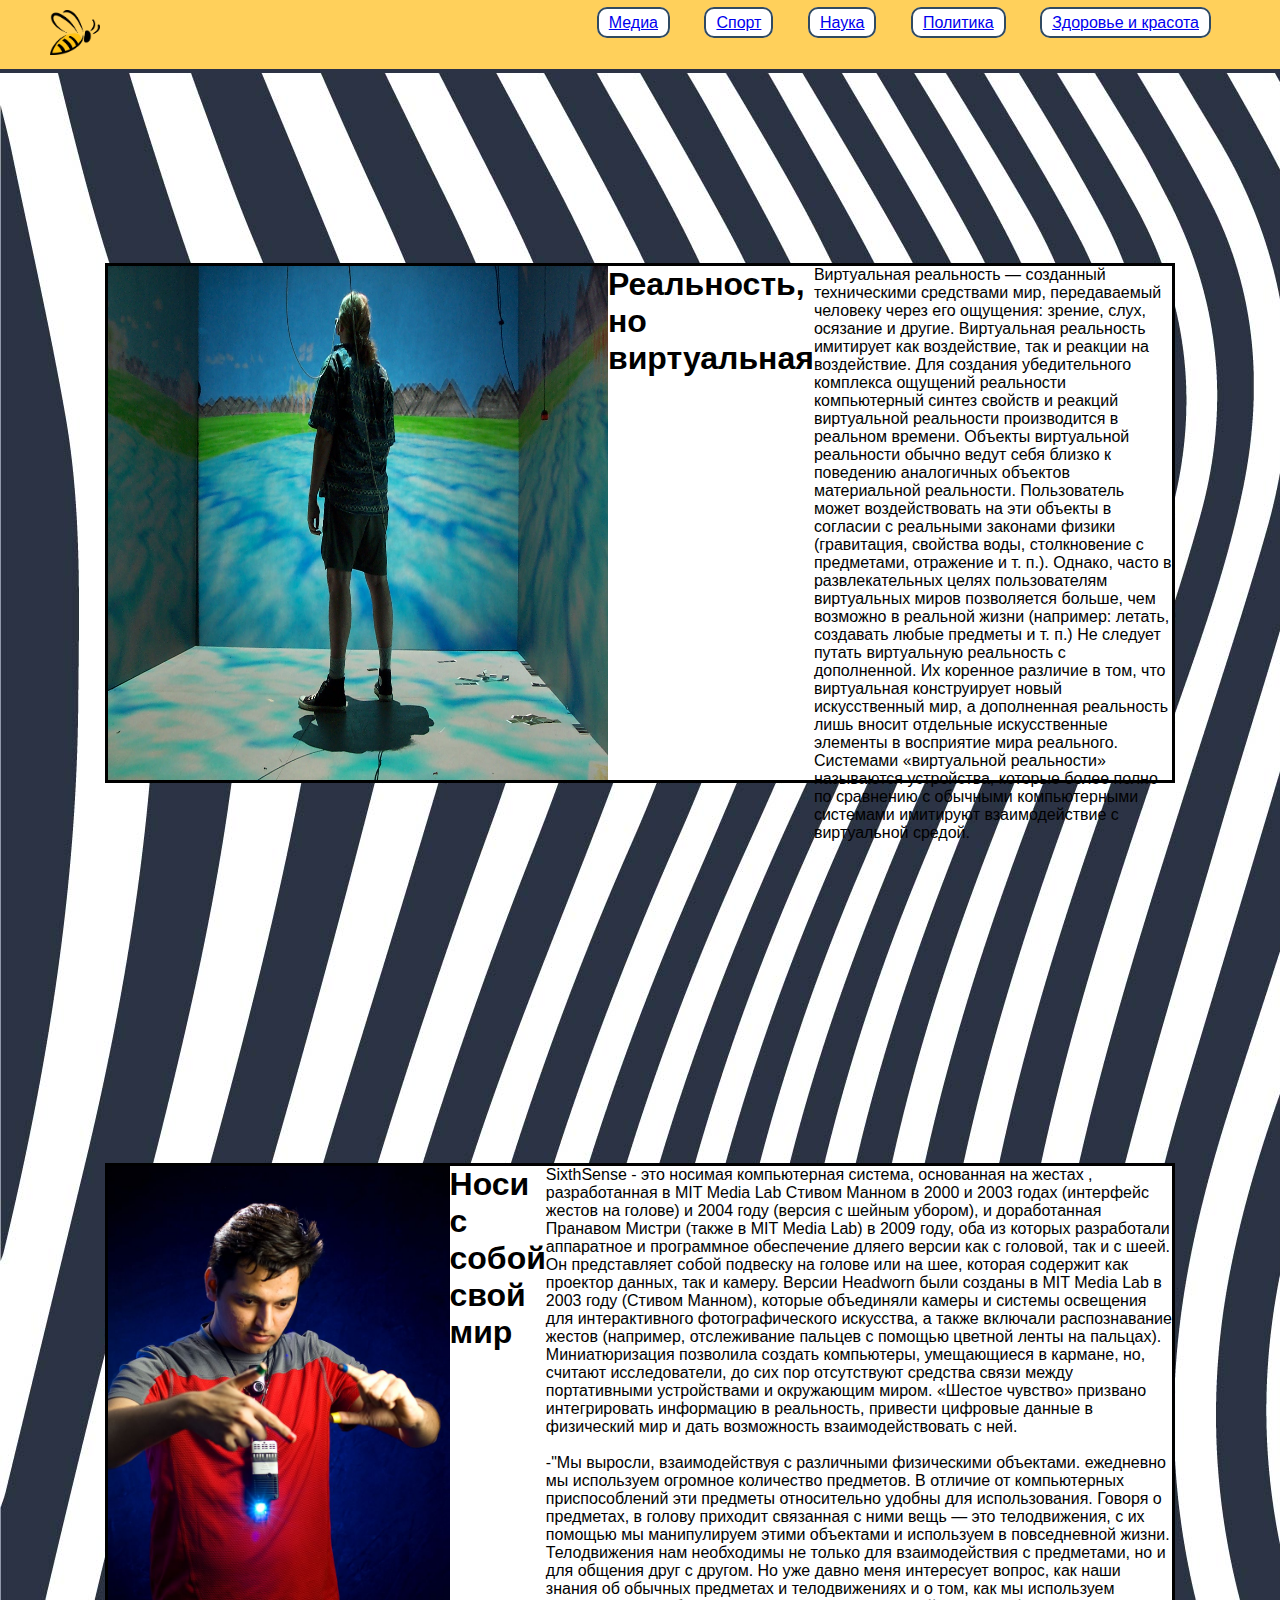
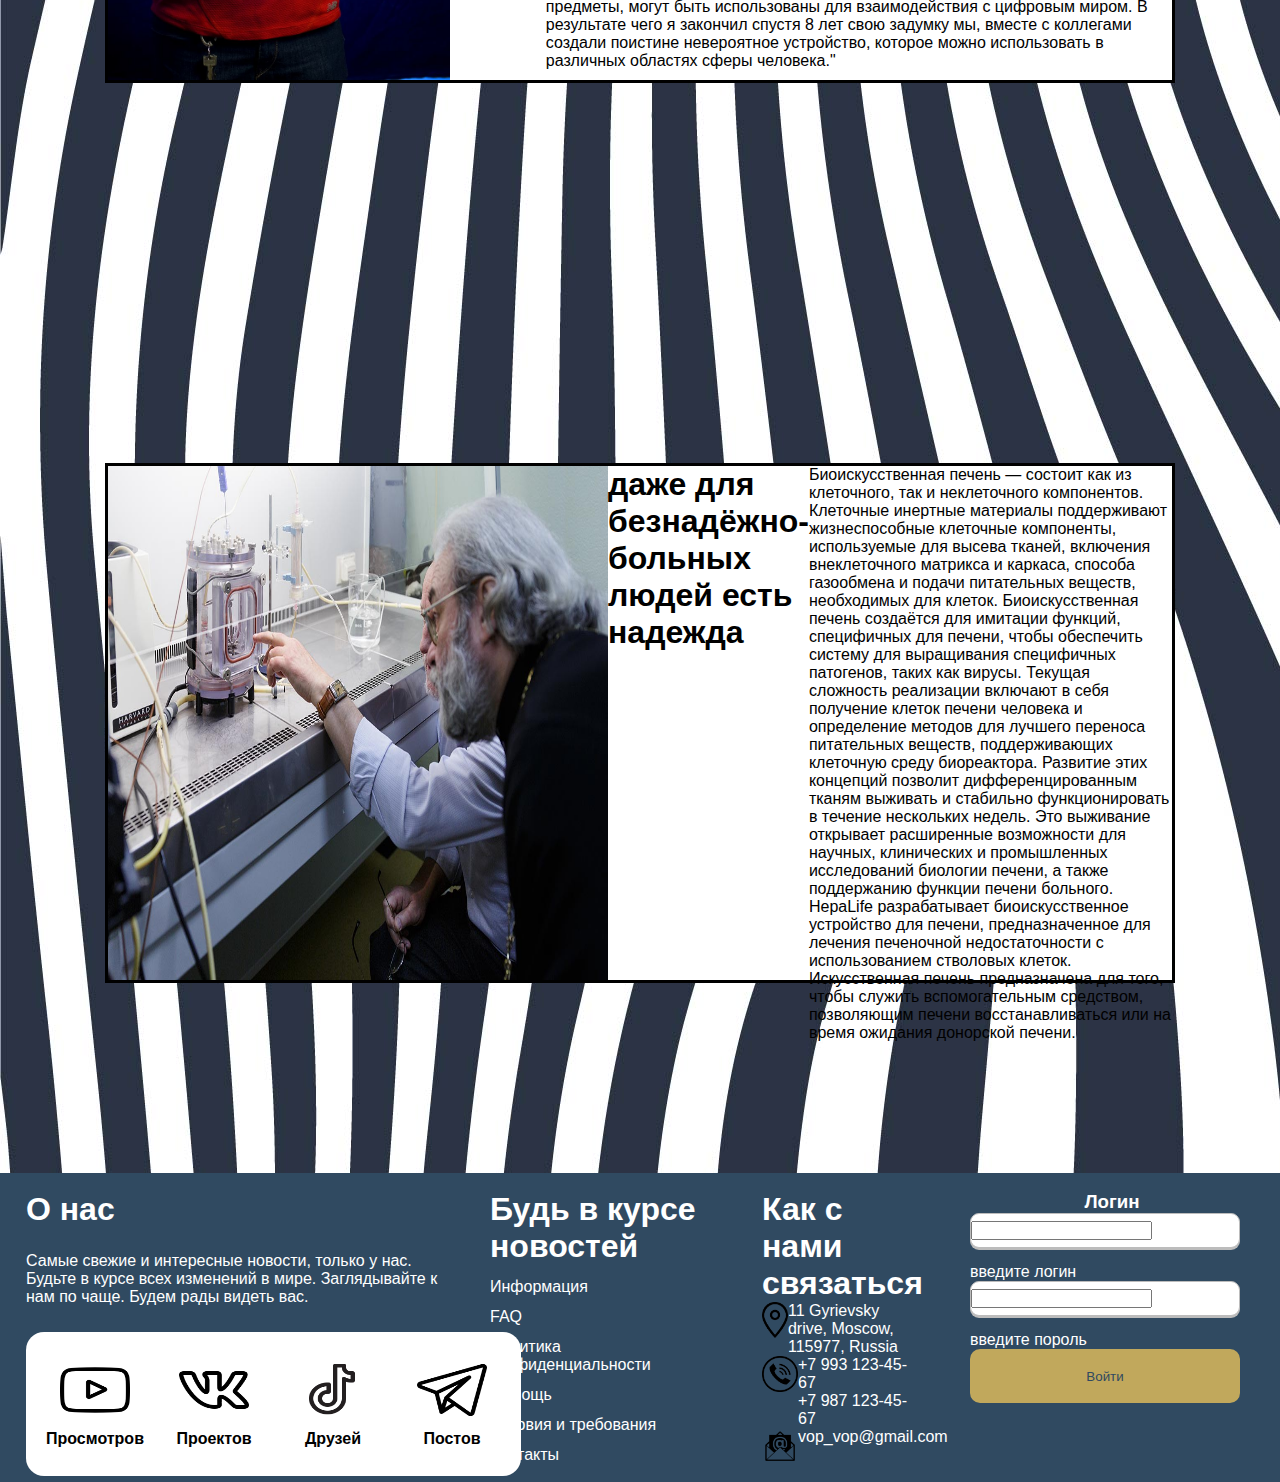
<file: news3.html>
<!DOCTYPE html>
<html lang="en" dir="ltr">
  <head>
    <meta charset="UTF-8" />
    <meta http-equiv="X-UA-Compatible" content="IE=edge" />
    <meta name="viewport" content="width=device-width, initial-scale=1.0" />
    <title>BeeNews</title>
    <link rel="stylesheet" href="MyStyle.css" />
  </head>
  <body>

    <body bgcolor="#000" background="main5.jpg">

      <script defer src=""></script>
      <header class="header", background="header.jpg">
        <div class="header_inner">
          <div class="logo">
            <a id="logo-ref" href="index.html"><img id="logo" src="logo1.png" alt="Логотип" /></a>
          </div>
          <ul class="hr">
            <li><a href="2.html">Медиа</a></li>
            <li><a href="3.html">Спорт</a></li>
            <li><a href="4.html">Наука</a></li>
            <li><a href="5.html">Политика</a></li>
            <li><a href="6.html">Здоровье и красота</a></li>
          </ul>
        </div>
      </header>

      <section id="home">
      <div class="case_news">
        <img class="imgsize" src="CAVE_Crayoland.jpg">
        <h1>Реальность, но виртуальная</h1>
        <p>
          Виртуальная реальность — созданный техническими средствами мир, передаваемый человеку через его ощущения: зрение, слух, осязание и другие. Виртуальная реальность имитирует как воздействие, так и реакции на воздействие. Для создания убедительного комплекса ощущений реальности компьютерный синтез свойств и реакций виртуальной реальности производится в реальном времени.
          Объекты виртуальной реальности обычно ведут себя близко к поведению аналогичных объектов материальной реальности. Пользователь может воздействовать на эти объекты в согласии с реальными законами физики (гравитация, свойства воды, столкновение с предметами, отражение и т. п.). Однако, часто в развлекательных целях пользователям виртуальных миров позволяется больше, чем возможно в реальной жизни (например: летать, создавать любые предметы и т. п.)
          Не следует путать виртуальную реальность с дополненной. Их коренное различие в том, что виртуальная конструирует новый искусственный мир, а дополненная реальность лишь вносит отдельные искусственные элементы в восприятие мира реального.
          Системами «виртуальной реальности» называются устройства, которые более полно по сравнению с обычными компьютерными системами имитируют взаимодействие с виртуальной средой.
        </p>
      </div>
      </section>

      <section id="selection-1">
      <div class="case_news">
        <img class="imgsize" src="WUW.jpg">
        <h1>Носи с собой свой мир</h1>
        <p>
          SixthSense - это носимая компьютерная система, основанная на жестах , разработанная в MIT Media Lab Стивом Манном в 2000 и 2003 годах (интерфейс жестов на голове) и 2004 году (версия с шейным убором), и доработанная Пранавом Мистри (также в MIT Media Lab) в 2009 году, оба из которых разработали аппаратное и программное обеспечение дляего версии как с головой, так и с шеей. Он представляет собой подвеску на голове или на шее, которая содержит как проектор данных, так и камеру. Версии Headworn были созданы в MIT Media Lab в 2003 году (Стивом Манном), которые объединяли камеры и системы освещения для интерактивного фотографического искусства, а также включали распознавание жестов (например, отслеживание пальцев с помощью цветной ленты на пальцах). Миниатюризация позволила создать компьютеры, умещающиеся в кармане, но, считают исследователи, до сих пор отсутствуют средства связи между портативными устройствами и окружающим миром. «Шестое чувство» призвано интегрировать информацию в реальность, привести цифровые данные в физический мир и дать возможность взаимодействовать с ней.
          <br> <br>
          -"Мы выросли, взаимодействуя с различными физическими объектами. ежедневно мы используем огромное количество предметов. В отличие от компьютерных приспособлений эти предметы относительно удобны для использования. Говоря о предметах, в голову приходит связанная с ними вещь — это телодвижения, с их помощью мы манипулируем этими объектами и используем в повседневной жизни. Телодвижения нам необходимы не только для взаимодействия с предметами, но и для общения друг с другом.
            Но уже давно меня интересует вопрос, как наши знания об обычных предметах и телодвижениях и о том, как мы используем предметы, могут быть использованы для взаимодействия с цифровым миром. В результате чего я закончил спустя 8 лет свою задумку мы, вместе с коллегами создали поистине невероятное устройство, которое можно использовать в различных областях сферы человека."
        </p>
      </div>
      </section>

      <section id="selection-1">
      <div class="case_news">
        <img class="imgsize" src="pechen1.jpg">
        <h1>даже для безнадёжно-больных людей есть надежда</h1>
        <p>
          Биоискусственная печень — состоит как из клеточного, так и неклеточного компонентов. Клеточные инертные материалы поддерживают жизнеспособные клеточные компоненты, используемые для высева тканей, включения внеклеточного матрикса и каркаса, способа газообмена и подачи питательных веществ, необходимых для клеток. Биоискусственная печень создаётся для имитации функций, специфичных для печени, чтобы обеспечить систему для выращивания специфичных патогенов, таких как вирусы.
          Текущая сложность реализации включают в себя получение клеток печени человека и определение методов для лучшего переноса питательных веществ, поддерживающих клеточную среду биореактора. Развитие этих концепций позволит дифференцированным тканям выживать и стабильно функционировать в течение нескольких недель. Это выживание открывает расширенные возможности для научных, клинических и промышленных исследований биологии печени, а также поддержанию функции печени больного.
          HepaLife разрабатывает биоискусственное устройство для печени, предназначенное для лечения печеночной недостаточности с использованием стволовых клеток. Искусственная печень предназначена для того, чтобы служить вспомогательным средством, позволяющим печени восстанавливаться или на время ожидания донорской печени.
       </p>
      </div>
      </section>

      </body>
    </body>

    <footer>
    <div class="grid_footer">
              <div class="foot">
                  <h1>О нас</h1>
                  <p>
                    Самые свежие и интересные новости, только у нас.
                    Будьте в курсе всех изменений в мире. Заглядывайте к
                    нам по чаще. Будем рады видеть вас.
                  </p>
                  <div class="foot2">
                    <div id="block">
                      <div>
                        <img src="yt.png" alt="youtube" />
                        <p id="ys"></p>
                        <h4>Просмотров</h4>
                      </div>
                      <div>
                        <img src="vk.png" alt="linkedin" />
                        <p id="ls"></p>
                        <h4>Проектов</h4>
                      </div>
                      <div>
                        <img src="ins.png" alt="tiktok" />
                        <p id="fs"></p>
                        <h4>Друзей</h4>
                      </div>
                      <div>
                        <img src="tg.png" alt="telegramm" />
                        <p id="ts"></p>
                        <h4>Постов</h4>
                      </div>
                  </div>
                </div>
              </div>

              <div class="foot">
                  <h1>Будь в курсе новостей</h1>
                  <p>Информация</p>
                  <p>FAQ</p>
                  <p>Политика конфиденциальности</p>
                  <p>Помощь</p>
                  <p>Условия и требования</p>
                  <p>Контакты</p>

              </div>
              <div class="foot">
                  <h1>Как с нами связаться</h1>
                  <div class="contact">
                      <img src="geo.png" />
                      <p>11 Gyrievsky drive, Moscow, 115977, Russia</p>
                  </div>
                  <div class="contact">
                      <img src="phone.png" />
                      <p>+7 993 123-45-67 <br /> +7 987 123-45-67</p>
                  </div>
                  <div class="contact">
                      <img src="email.png" />
                      <p>vop_vop@gmail.com</p>
                  </div>
                  </div>

                  <div class="foot">
                    <div class="logIn">
                        <h3 >Логин</h3>
                        <div id="blocklog">

                          <input type="email" id="textlog" />
                        </div>
                        <p id="at"> введите логин</p>
                        <div id="blockpas">

                          <input type="password" id="passlog" />
                        </div>
                        <p id="ap"> введите пороль</p>
                        <button id="butreg" onclick="button()">Войти</button>
                      </div>
                    </div>

              </div>
    </div>
    </footer>
</html>
</file>
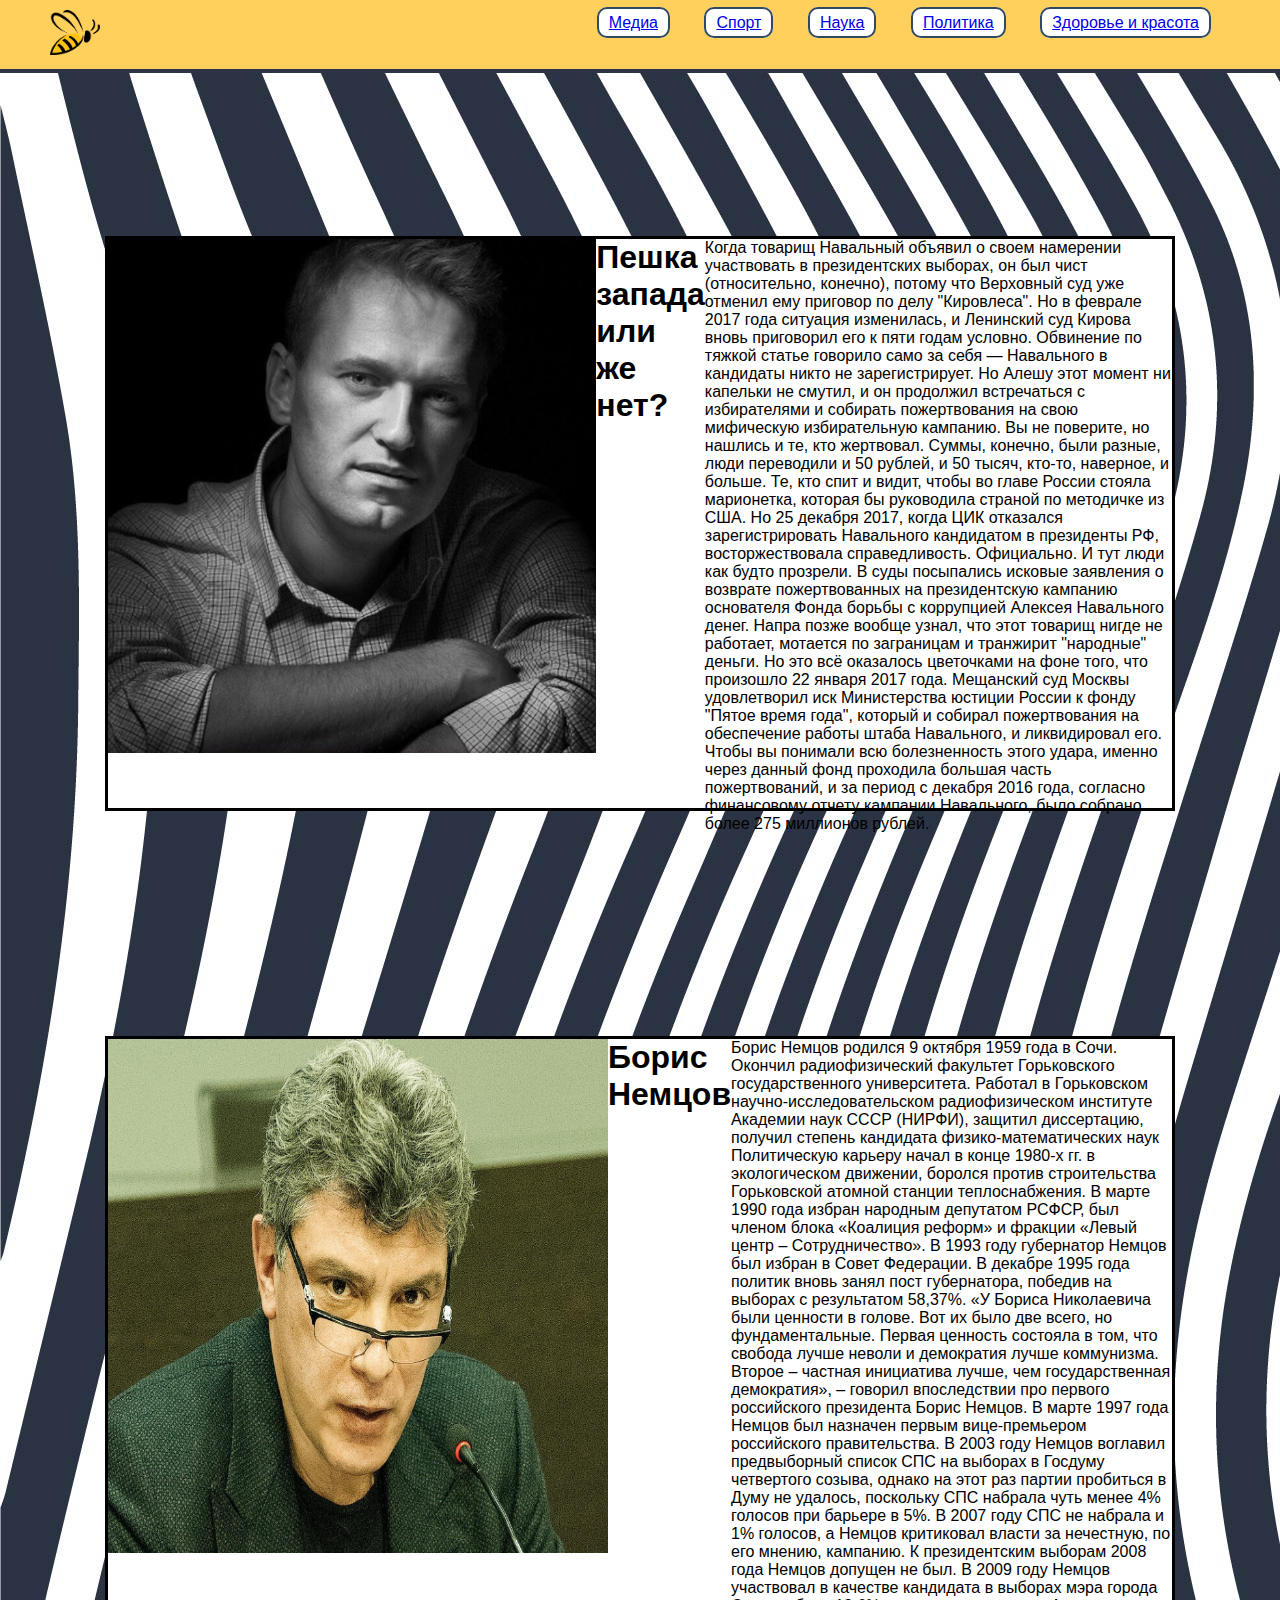
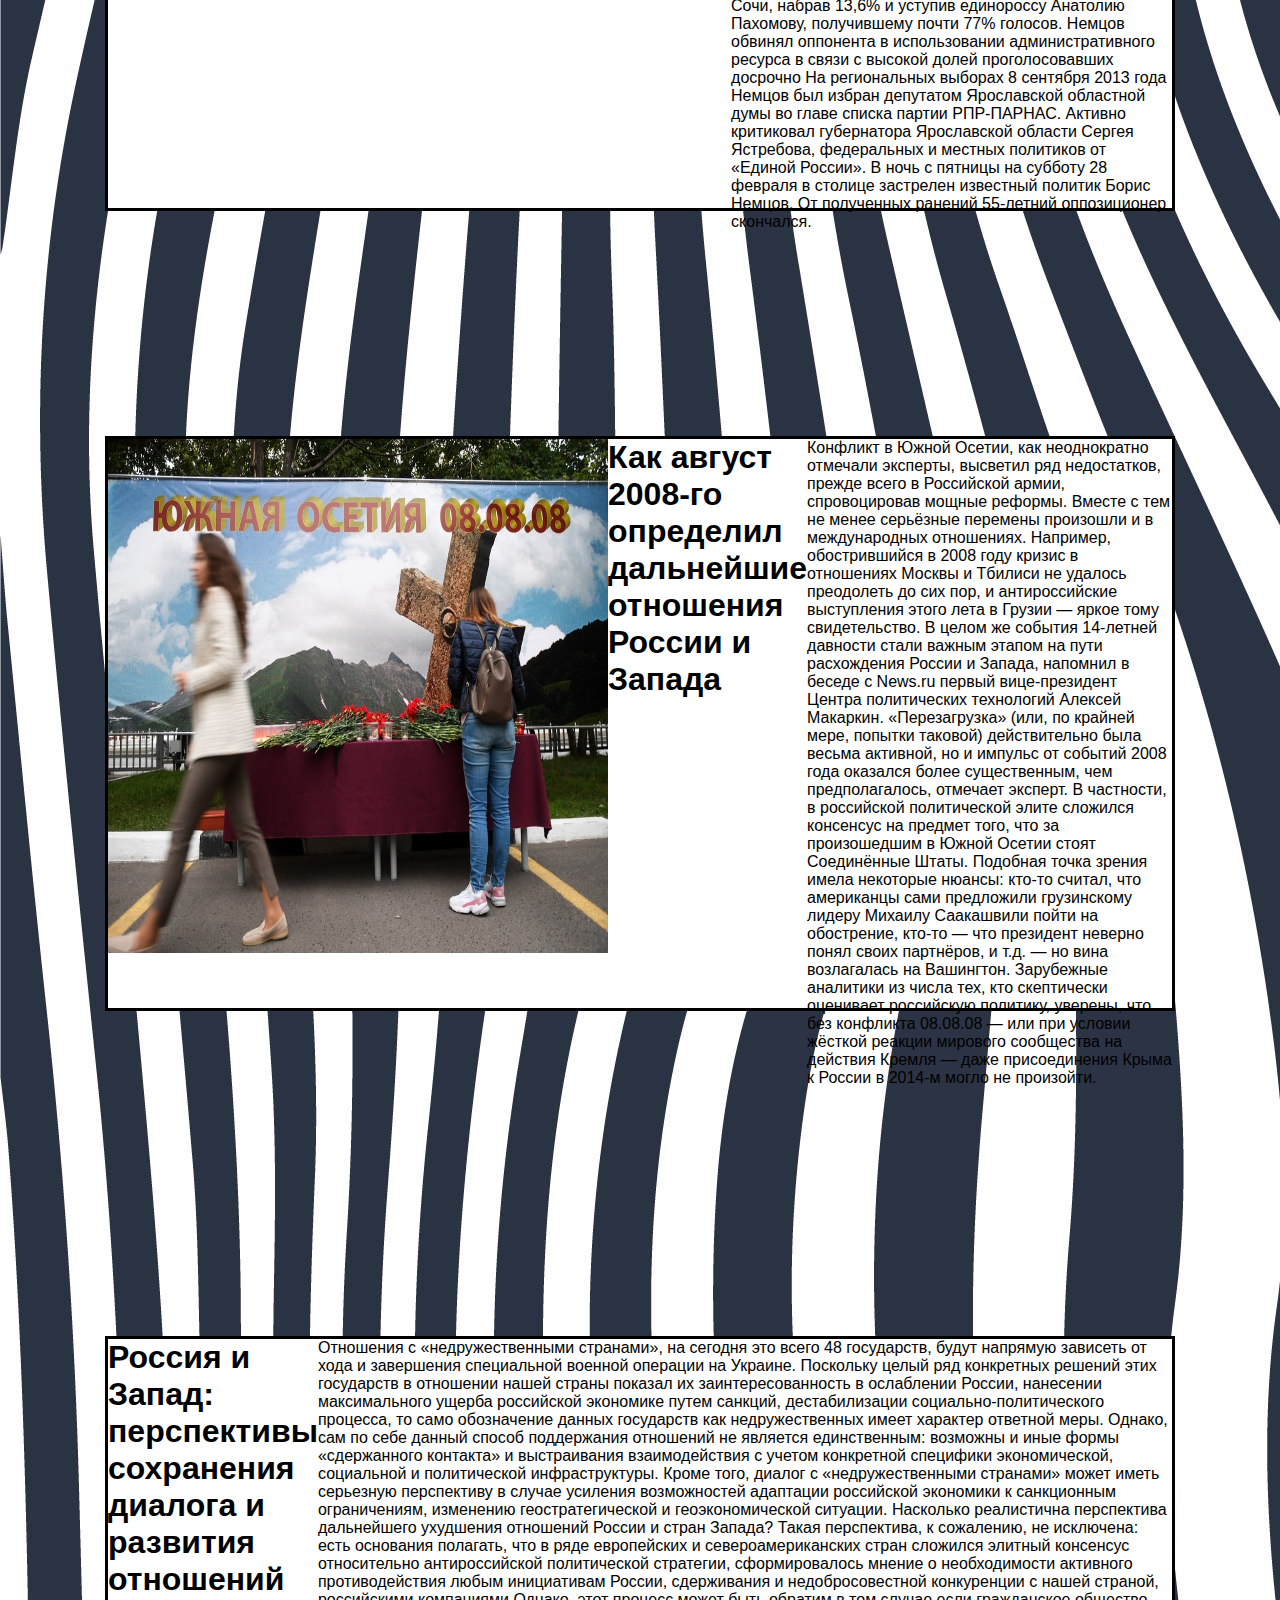
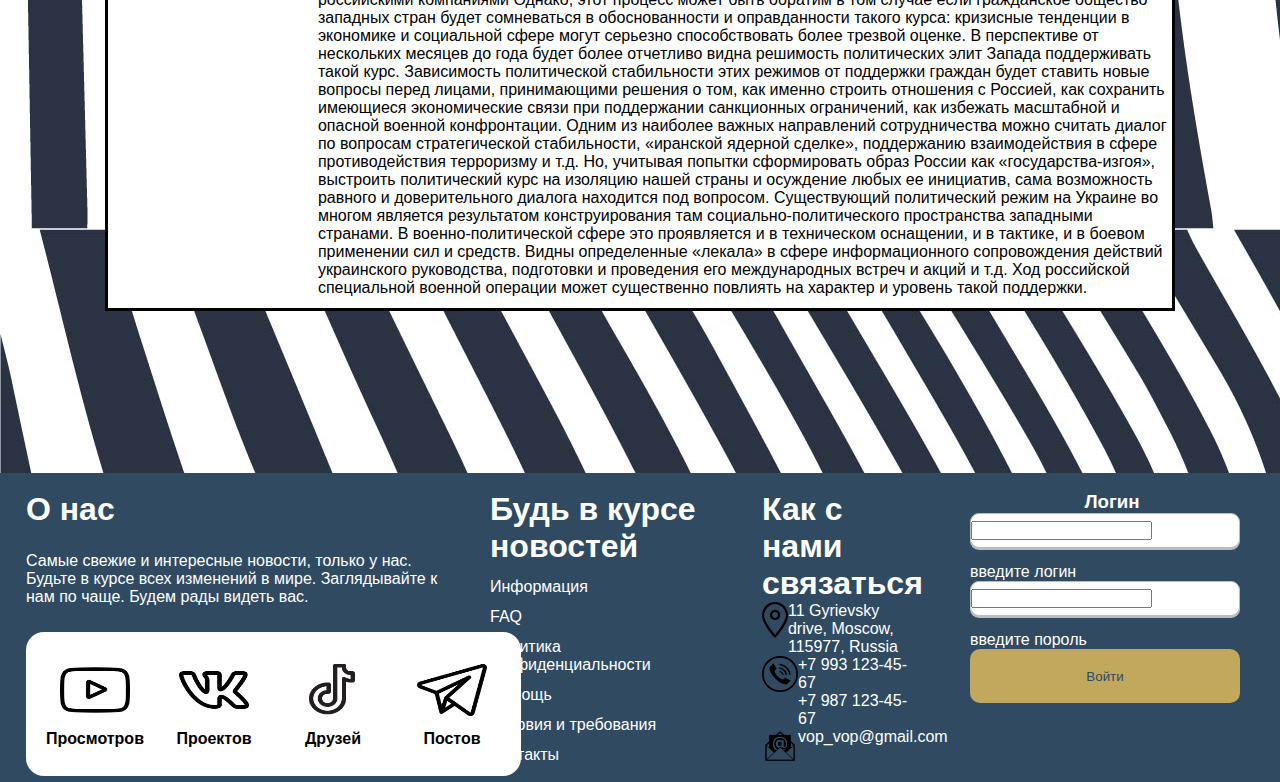
<file: news4.html>
<!DOCTYPE html>
<html lang="en" dir="ltr">
  <head>
    <meta charset="UTF-8" />
    <meta http-equiv="X-UA-Compatible" content="IE=edge" />
    <meta name="viewport" content="width=device-width, initial-scale=1.0" />
    <title>BeeNews</title>
    <link rel="stylesheet" href="MyStyle.css" />
  </head>
  <body>

    <body bgcolor="#000" background="main5.jpg">

      <script defer src=""></script>
      <header class="header", background="header.jpg">
        <div class="header_inner">
          <div class="logo">
            <a id="logo-ref" href="index.html"><img id="logo" src="logo1.png" alt="Логотип" /></a>
          </div>
          <ul class="hr">
            <li><a href="2.html">Медиа</a></li>
            <li><a href="3.html">Спорт</a></li>
            <li><a href="4.html">Наука</a></li>
            <li><a href="5.html">Политика</a></li>
            <li><a href="6.html">Здоровье и красота</a></li>
          </ul>
        </div>
      </header>

      <section id="home">
      <div class="case_news_nav">
        <img class="imgsize" src="navalniy1.jpg">
        <h1>Пешка запада или же нет?</h1>
        <p>
          Когда товарищ Навальный объявил о своем намерении участвовать в президентских выборах, он был чист (относительно, конечно), потому что Верховный суд уже отменил ему приговор по делу "Кировлеса". Но в феврале 2017 года ситуация изменилась, и Ленинский суд Кирова вновь приговорил его к пяти годам условно. Обвинение по тяжкой статье говорило само за себя — Навального в кандидаты никто не зарегистрирует. Но Алешу этот момент ни капельки не смутил, и он продолжил встречаться с избирателями и собирать пожертвования на свою мифическую избирательную кампанию. Вы не поверите, но нашлись и те, кто жертвовал. Суммы, конечно, были разные, люди переводили и 50 рублей, и 50 тысяч, кто-то, наверное, и больше. Те, кто спит и видит, чтобы во главе России стояла марионетка, которая бы руководила страной по методичке из США. Но 25 декабря 2017, когда ЦИК отказался зарегистрировать Навального кандидатом в президенты РФ, восторжествовала справедливость. Официально.
          И тут люди как будто прозрели. В суды посыпались исковые заявления о возврате пожертвованных на президентскую кампанию основателя Фонда борьбы с коррупцией Алексея Навального денег. Напра позже вообще узнал, что этот товарищ нигде не работает, мотается по заграницам и транжирит "народные" деньги. Но это всё оказалось цветочками на фоне того, что произошло 22 января 2017 года. Мещанский суд Москвы удовлетворил иск Министерства юстиции России к фонду "Пятое время года", который и собирал пожертвования на обеспечение работы штаба Навального, и ликвидировал его. Чтобы вы понимали всю болезненность этого удара, именно через данный фонд проходила большая часть пожертвований, и за период с декабря 2016 года, согласно финансовому отчету кампании Навального, было собрано более 275 миллионов рублей.
        </p>
      </div>
      </section>

      <section id="selection-1">
      <div class="case_news_nav2">
        <img class="imgsize" src="nemcov1.jpg">
        <h1>Борис Немцов</h1>
        <p>
          Борис Немцов родился 9 октября 1959 года в Сочи. Окончил радиофизический факультет Горьковского государственного университета. Работал в Горьковском научно-исследовательском радиофизическом институте Академии наук СССР (НИРФИ), защитил диссертацию, получил степень кандидата физико-математических наук
          Политическую карьеру начал в конце 1980-х гг. в экологическом движении, боролся против строительства Горьковской атомной станции теплоснабжения. В марте 1990 года избран народным депутатом РСФСР, был членом блока «Коалиция реформ» и фракции «Левый центр – Сотрудничество».
          В 1993 году губернатор Немцов был избран в Совет Федерации. В декабре 1995 года политик вновь занял пост губернатора, победив на выборах с результатом 58,37%. «У Бориса Николаевича были ценности в голове. Вот их было две всего, но фундаментальные. Первая ценность состояла в том, что свобода лучше неволи и демократия лучше коммунизма. Второе – частная инициатива лучше, чем государственная демократия», – говорил впоследствии про первого российского президента Борис Немцов.
          В марте 1997 года Немцов был назначен первым вице-премьером российского правительства. В 2003 году Немцов воглавил предвыборный список СПС на выборах в Госдуму четвертого созыва, однако на этот раз партии пробиться в Думу не удалось, поскольку СПС набрала чуть менее 4% голосов при барьере в 5%. В 2007 году СПС не набрала и 1% голосов, а Немцов критиковал власти за нечестную, по его мнению, кампанию. К президентским выборам 2008 года Немцов допущен не был.
          В 2009 году Немцов участвовал в качестве кандидата в выборах мэра города Сочи, набрав 13,6% и уступив единороссу Анатолию Пахомову, получившему почти 77% голосов. Немцов обвинял оппонента в использовании административного ресурса в связи с высокой долей проголосовавших досрочно
          На региональных выборах 8 сентября 2013 года Немцов был избран депутатом Ярославской областной думы во главе списка партии РПР-ПАРНАС. Активно критиковал губернатора Ярославской области Сергея Ястребова, федеральных и местных политиков от «Единой России».
          В ночь с пятницы на субботу 28 февраля в столице застрелен известный политик Борис Немцов. От полученных ранений 55-летний оппозиционер скончался.
      </div>
      </section>

      <section id="selection-2">
      <div class="case_news_nav">
        <img class="imgsize" src="0808081.jpg">
        <h1>Как август 2008-го определил дальнейшие отношения России и Запада</h1>
        <p>
          Конфликт в Южной Осетии, как неоднократно отмечали эксперты, высветил ряд недостатков, прежде всего в Российской армии, спровоцировав мощные реформы. Вместе с тем не менее серьёзные перемены произошли и в международных отношениях. Например, обострившийся в 2008 году кризис в отношениях Москвы и Тбилиси не удалось преодолеть до сих пор, и антироссийские выступления этого лета в Грузии — яркое тому свидетельство. В целом же события 14-летней давности стали важным этапом на пути расхождения России и Запада, напомнил в беседе с News.ru первый вице-президент Центра политических технологий Алексей Макаркин. «Перезагрузка» (или, по крайней мере, попытки таковой) действительно была весьма активной, но и импульс от событий 2008 года оказался более существенным, чем предполагалось, отмечает эксперт. В частности, в российской политической элите сложился консенсус на предмет того, что за произошедшим в Южной Осетии стоят Соединённые Штаты. Подобная точка зрения имела некоторые нюансы: кто-то считал, что американцы сами предложили грузинскому лидеру Михаилу Саакашвили пойти на обострение, кто-то — что президент неверно понял своих партнёров, и т.д. — но вина возлагалась на Вашингтон. Зарубежные аналитики из числа тех, кто скептически оценивает российскую политику, уверены, что без конфликта 08.08.08 — или при условии жёсткой реакции мирового сообщества на действия Кремля — даже присоединения Крыма к России в 2014-м могло не произойти.
        </p>
      </div>
      </section>

      <section id="selection-3">
      <div class="case_news_nav">
        <h1>Россия и Запад: перспективы сохранения диалога и развития отношений</h1>
        <p>
          Отношения с «недружественными странами», на сегодня это всего 48 государств, будут напрямую зависеть от хода и завершения специальной военной операции на Украине. Поскольку целый ряд конкретных решений этих государств в отношении нашей страны показал их заинтересованность в ослаблении России, нанесении максимального ущерба российской экономике путем санкций, дестабилизации социально-политического процесса, то само обозначение данных государств как недружественных имеет характер ответной меры.
          Однако, сам по себе данный способ поддержания отношений не является единственным: возможны и иные формы «сдержанного контакта» и выстраивания взаимодействия с учетом конкретной специфики экономической, социальной и политической инфраструктуры.
          Кроме того, диалог с «недружественными странами» может иметь серьезную перспективу в случае усиления возможностей адаптации российской экономики к санкционным ограничениям, изменению геостратегической и геоэкономической ситуации.
          Насколько реалистична перспектива дальнейшего ухудшения отношений России и стран Запада? Такая перспектива, к сожалению, не исключена: есть основания полагать, что в ряде европейских и североамериканских стран сложился элитный консенсус относительно антироссийской политической стратегии, сформировалось мнение о необходимости активного противодействия любым инициативам России, сдерживания и недобросовестной конкуренции с нашей страной, российскими компаниями
          Однако, этот процесс может быть обратим в том случае если гражданское общество западных стран будет сомневаться в обоснованности и оправданности такого курса: кризисные тенденции в экономике и социальной сфере могут серьезно способствовать более трезвой оценке. В перспективе от нескольких месяцев до года будет более отчетливо видна решимость политических элит Запада поддерживать такой курс. Зависимость политической стабильности этих режимов от поддержки граждан будет ставить новые вопросы перед лицами, принимающими решения о том, как именно строить отношения с Россией, как сохранить имеющиеся экономические связи при поддержании санкционных ограничений, как избежать масштабной и опасной военной конфронтации.
          Одним из наиболее важных направлений сотрудничества можно считать диалог по вопросам стратегической стабильности, «иранской ядерной сделке», поддержанию взаимодействия в сфере противодействия терроризму и т.д. Но, учитывая попытки сформировать образ России как «государства-изгоя», выстроить политический курс на изоляцию нашей страны и осуждение любых ее инициатив, сама возможность равного и доверительного диалога находится под вопросом.
          Существующий политический режим на Украине во многом является результатом конструирования там социально-политического пространства западными странами. В военно-политической сфере это проявляется и в техническом оснащении, и в тактике, и в боевом применении сил и средств. Видны определенные «лекала» в сфере информационного сопровождения действий украинского руководства, подготовки и проведения его международных встреч и акций и т.д. Ход российской специальной военной операции может существенно повлиять на характер и уровень такой поддержки.
        </p>
      </div>
      </section>

      </body>
    </body>

    <footer>
    <div class="grid_footer">
              <div class="foot">
                  <h1>О нас</h1>
                  <p>
                    Самые свежие и интересные новости, только у нас.
                    Будьте в курсе всех изменений в мире. Заглядывайте к
                    нам по чаще. Будем рады видеть вас.
                  </p>
                  <div class="foot2">
                    <div id="block">
                      <div>
                        <img src="yt.png" alt="youtube" />
                        <p id="ys"></p>
                        <h4>Просмотров</h4>
                      </div>
                      <div>
                        <img src="vk.png" alt="linkedin" />
                        <p id="ls"></p>
                        <h4>Проектов</h4>
                      </div>
                      <div>
                        <img src="ins.png" alt="tiktok" />
                        <p id="fs"></p>
                        <h4>Друзей</h4>
                      </div>
                      <div>
                        <img src="tg.png" alt="telegramm" />
                        <p id="ts"></p>
                        <h4>Постов</h4>
                      </div>
                  </div>
                </div>
              </div>

              <div class="foot">
                  <h1>Будь в курсе новостей</h1>
                  <p>Информация</p>
                  <p>FAQ</p>
                  <p>Политика конфиденциальности</p>
                  <p>Помощь</p>
                  <p>Условия и требования</p>
                  <p>Контакты</p>

              </div>
              <div class="foot">
                  <h1>Как с нами связаться</h1>
                  <div class="contact">
                      <img src="geo.png" />
                      <p>11 Gyrievsky drive, Moscow, 115977, Russia</p>
                  </div>
                  <div class="contact">
                      <img src="phone.png" />
                      <p>+7 993 123-45-67 <br /> +7 987 123-45-67</p>
                  </div>
                  <div class="contact">
                      <img src="email.png" />
                      <p>vop_vop@gmail.com</p>
                  </div>
                  </div>

                  <div class="foot">
                    <div class="logIn">
                        <h3 >Логин</h3>
                        <div id="blocklog">

                          <input type="email" id="textlog" />
                        </div>
                        <p id="at"> введите логин</p>
                        <div id="blockpas">

                          <input type="password" id="passlog" />
                        </div>
                        <p id="ap"> введите пороль</p>
                        <button id="butreg" onclick="button()">Войти</button>
                      </div>
                    </div>

              </div>
    </div>
    </footer>
</html>
</file>
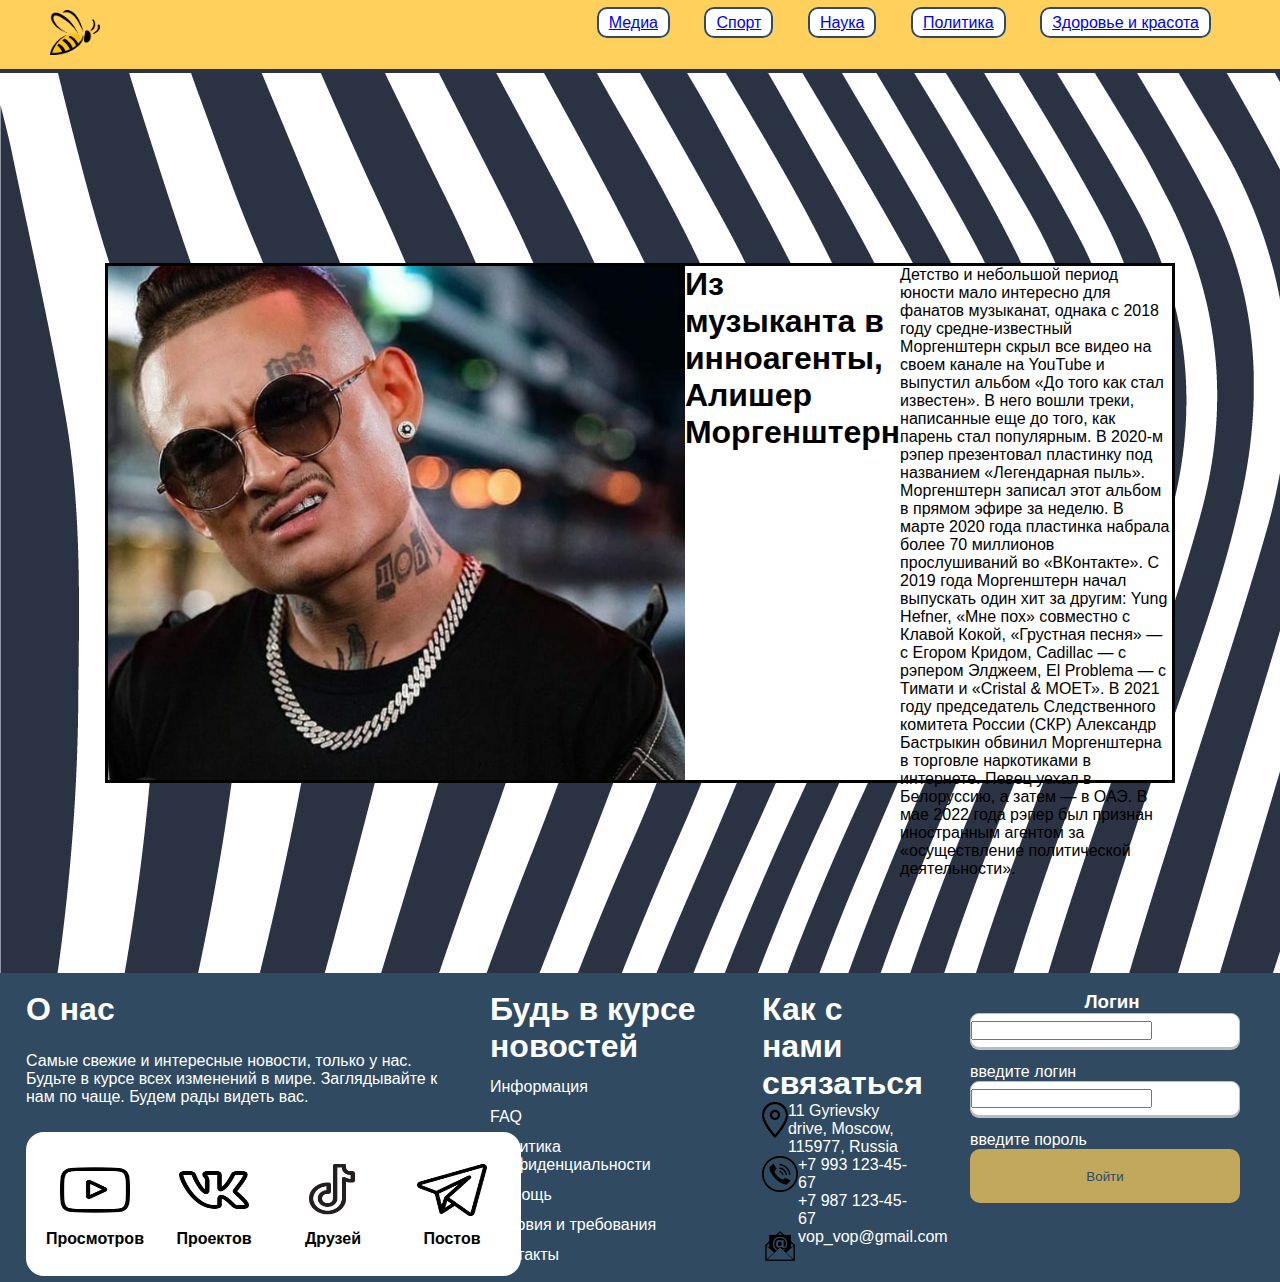
<file: news5.html>
<!DOCTYPE html>
<html lang="en" dir="ltr">
  <head>
    <meta charset="UTF-8" />
    <meta http-equiv="X-UA-Compatible" content="IE=edge" />
    <meta name="viewport" content="width=device-width, initial-scale=1.0" />
    <title>BeeNews</title>
    <link rel="stylesheet" href="MyStyle.css" />
  </head>
  <body>

    <body bgcolor="#000" background="main5.jpg">

      <script defer src=""></script>
      <header class="header", background="header.jpg">
        <div class="header_inner">
          <div class="logo">
            <a id="logo-ref" href="index.html"><img id="logo" src="logo1.png" alt="Логотип" /></a>
          </div>
          <ul class="hr">
            <li><a href="2.html">Медиа</a></li>
            <li><a href="3.html">Спорт</a></li>
            <li><a href="4.html">Наука</a></li>
            <li><a href="5.html">Политика</a></li>
            <li><a href="6.html">Здоровье и красота</a></li>
          </ul>
        </div>
      </header>

      <section id="home">
      <div class="case_news">
        <img src="morgen.jpg">
        <h1>Из музыканта в инноагенты, Алишер Моргенштерн</h1>
        <p>  Детство и небольшой период юности мало интересно для фанатов музыканат, однака с 2018 году средне-известный Моргенштерн скрыл все видео на своем канале на YouTube и
          выпустил альбом «До того как стал известен». В него вошли треки, написанные еще до того, как парень стал популярным. В 2020-м рэпер презентовал пластинку под названием «Легендарная пыль». Моргенштерн записал этот альбом в прямом эфире за неделю. В марте 2020 года пластинка
          набрала более 70 миллионов прослушиваний во «ВКонтакте». С 2019 года Моргенштерн начал выпускать один хит за другим: Yung Hefner, «Мне пох» совместно с Клавой Кокой, «Грустная песня» — с Егором Кридом,
          Cadillac — с рэпером Элджеем, El Problema — с Тимати и «Cristal & МОЕТ». В 2021 году председатель Следственного комитета России (СКР) Александр Бастрыкин
          обвинил Моргенштерна в торговле наркотиками в интернете. Певец уехал в Белоруссию, а затем — в ОАЭ. В мае 2022 года рэпер был признан иностранным агентом за
          «осуществление политической деятельности».</p>
      </div>
      </section>

      </body>
    </body>

    <footer>
    <div class="grid_footer">
              <div class="foot">
                  <h1>О нас</h1>
                  <p>
                    Самые свежие и интересные новости, только у нас.
                    Будьте в курсе всех изменений в мире. Заглядывайте к
                    нам по чаще. Будем рады видеть вас.
                  </p>
                  <div class="foot2">
                    <div id="block">
                      <div>
                        <img src="yt.png" alt="youtube" />
                        <p id="ys"></p>
                        <h4>Просмотров</h4>
                      </div>
                      <div>
                        <img src="vk.png" alt="linkedin" />
                        <p id="ls"></p>
                        <h4>Проектов</h4>
                      </div>
                      <div>
                        <img src="ins.png" alt="tiktok" />
                        <p id="fs"></p>
                        <h4>Друзей</h4>
                      </div>
                      <div>
                        <img src="tg.png" alt="telegramm" />
                        <p id="ts"></p>
                        <h4>Постов</h4>
                      </div>
                  </div>
                </div>
              </div>

              <div class="foot">
                  <h1>Будь в курсе новостей</h1>
                  <p>Информация</p>
                  <p>FAQ</p>
                  <p>Политика конфиденциальности</p>
                  <p>Помощь</p>
                  <p>Условия и требования</p>
                  <p>Контакты</p>

              </div>
              <div class="foot">
                  <h1>Как с нами связаться</h1>
                  <div class="contact">
                      <img src="geo.png" />
                      <p>11 Gyrievsky drive, Moscow, 115977, Russia</p>
                  </div>
                  <div class="contact">
                      <img src="phone.png" />
                      <p>+7 993 123-45-67 <br /> +7 987 123-45-67</p>
                  </div>
                  <div class="contact">
                      <img src="email.png" />
                      <p>vop_vop@gmail.com</p>
                  </div>
                  </div>

                  <div class="foot">
                    <div class="logIn">
                        <h3 >Логин</h3>
                        <div id="blocklog">

                          <input type="email" id="textlog" />
                        </div>
                        <p id="at"> введите логин</p>
                        <div id="blockpas">

                          <input type="password" id="passlog" />
                        </div>
                        <p id="ap"> введите пороль</p>
                        <button id="butreg" onclick="button()">Войти</button>
                      </div>
                    </div>

              </div>
    </div>
    </footer>
</html>
</file>
<file: MyStyle.css>
@import url("https://fonts.googleapis.com/css2?family=Noto+Sans+JP&display=swap");

/* ======== scrollbar ======== */
::-webkit-scrollbar {
  width: 15px;
}

::-webkit-scrollbar-thumb {
  background: #FFD05B;
}

#logo {
    width: 50px;
    transition: 0.3s;
}

#logo:hover {
    transform: scale(1.2);
}

/* ======== body ========*/
* {
  box-sizing: border-box;
  padding: 0;
  margin: 0;
}

body {
  font-family: sans-serif;
  min-height: 100vh;
  background-image: url("main6.jpg");
}

header,
nav,

section,
footer {
  display: flex;
  align-items: center;
  justify-content: center;
}

/* ======== Menu ========*/
.header {
  justify-content: space-between;
  width: 100%;
  background-color: #FFD05B;
  position: relative;
  z-index: 100;
  border-bottom: 4px solid #2C3345;
  text-decoration-color: #304A61;
}

.header_inner {
  width: 100%;
  display: flex;
  justify-content: space-between;
  margin: 10px 50px;
}

ul.hr {
  margin: 0;
  padding: 4px;
  text-decoration: none;
}
ul.hr li {
  display: inline;
  margin: 0 15px;
  border-radius: 10px;
  border: 2px solid #304A61;
  background: white;
  padding: 5px 10px;
  transition: 0.2s linear;
  text-decoration: none;
}

/* ======== nav ======== */
.nav-link {
  display: flex;
  vertical-align: top;
  flex-direction: column;
  margin: 0 15px;
  color: #304A61;
  text-decoration-color: #304A61;
  border-radius: 10px;
  border: 2px solid #FFD05B;
  padding: 5px 10px;
  transition: 0.2s linear;
  background: #FFD05B;
  opacity: .7;
  text-decoration: none;
}

.nav-link:hover{
  opacity: 1;
}

/* ======== Hero section ======== */
section {
  width: 100%;
  height: 100vh;
}

.First-line{
  display: flex;
  justify-content: space-between;
  align-items: center;
  width: 100%;
  height: 70px;
  border-radius: 1vmin;
}

.box1{
  align-self: center;
  order: 1;
  flex: 1 1 30%;
  text-align: center
}
.box2{
  align-self: center;
  order: 1;
  flex: 1 1 30%;
  text-align: center
}
.box3{
  align-self:center;
  order: 1;
  flex: 1 1 30%;
  text-align: center;
}

.Title{
  text-align: center;
  border-radius: 10px;
  border: 2px solid #2C3345;
  background-color: rgba(255,255,255);
  padding: 5px 10px;
}

.title1 h1{
  margin-left: 2.7%;
  color: #2C3345;

  opacity: 1;
}
.title1 p{
  margin-left: 3.5%;
  color: #2C3345;
  opacity: 1;
}


.Adaptation,


.back_novel {
    background-color: #E2F0FB;
    width: 400px;
    height: 650px;
    border-radius: 15px;
    display: flex;
    justify-content: space-around;
    align-items: center;
    margin-right: 5%;
    margin-left: 5%;
}

.novel {
    width: 370px;
    height: 635px;
    background: #FFD05B;
    border-radius: 15px;
    display: flex;
    flex-direction: column;
    justify-content: center;
    align-items: center;
    transform: translateY(0px);
    transition: 0.3s;
    text-align: justify;
}

.novel:hover {
   transform: translateY(-30px);
   transition: 0.3s;
   background: #FD8469;
}

.novel p{
    color: black;
    text-align:center;
    padding: 15px;
    color:#4f545c;
}
.novel h2, h3{
  color: white;
  text-align:center;
}
.novel:hover p {
   color: white;
}
.novel:hover h2{
  color:#FFD05B;
}
.novel:hover h3{
  color:#FFD05B;
}

.buttonP{
  background: black;
  color: white;
}
.buttonP:hover{
  border-color: white;
}



.timeline {
  position: relative;
  width: 100%;
  max-width: 1140px;
  margin: 0 auto;
  margin-top: 15px;
  padding: 15px 0;
}

.timeline::after {
  content: '';
  position: absolute;
  width: 2px;
  background: #FD8469;
  top: 0;
  bottom: 0;
  left: 50%;
  margin-left: -1px;
}

.container {
  padding: 15px 30px;
  position: relative;
  background: inherit;
  width: 50%;
}

.container.left {
  left: 0;
}

.container.right {
  left: 50%;
}

.container::after {
  content: '';
  position: absolute;
  width: 16px;
  height: 16px;
  top: calc(50% - 8px);
  right: -8px;
  background: #ffffff;
  border: 2px solid #FD8469;
  border-radius: 16px;
  z-index: 1;
}

.container.right::after {
  left: -8px;
}

.container::before {
  content: '';
  position: absolute;
  width: 50px;
  height: 2px;
  top: calc(50% - 1px);
  right: 8px;
  background: #FD8469;
  z-index: 1;
}

.container.right::before {
  left: 8px;
}

.container .date {
  position: absolute;
  display: inline-block;
  top: calc(50% - 8px);
  text-align: center;
  font-size: 14px;
  font-weight: bold;
  color: #FD8469;
  text-transform: uppercase;
  letter-spacing: 1px;
  z-index: 1;
}

.container.left .date {
  right: -75px;
}

.container.right .date {
  left: -75px;
}

.container .icon {
  position: absolute;
  display: inline-block;
  width: 40px;
  height: 40px;
  padding: 9px 0;
  top: calc(50% - 20px);
  background: #F6D155;
  border: 2px solid #FD8469;
  border-radius: 40px;
  text-align: center;
  font-size: 18px;
  color: #FD8469;
  z-index: 1;
}

.container.left .icon {
  right: 56px;
}

.container.right .icon {
  left: 56px;
}

.container .content {
  padding: 30px 90px 30px 30px;
  background: #F6D155;
  position: relative;
  border-radius: 0 500px 500px 0;
}

.container.right .content {
  padding: 30px 30px 30px 90px;
  border-radius: 500px 0 0 500px;
}

.container .content h2 {
  margin: 0 0 10px 0;
  font-size: 18px;
  font-weight: normal;
  color: #FD8469;
}

.container .content p {
  margin: 0;
  font-size: 16px;
  line-height: 22px;
  color: #000000;
}


.case_news{
  display:flex;
  width: 1070px;
  height: 520px;
  border: 3px solid black;
  background-color: white;
}

.case_news_nav{
  display:flex;
  width: 1070px;
  height: 575px;
  border: 3px solid black;
  background-color: white;
}

.case_news_nav2{
  display:flex;
  width: 1070px;
  height: 775px;
  border: 3px solid black;
  background-color: white;
}

.imgsize_nov{
  width: 350px;
  height: 450px;
}

.imgsize{
  width: 500px;
  height:514px;
}

.imgsize_mal{
  width: 600px;
  height:514px;
}

footer {
  display:flex;
  flex-direction:column;
  align-items:center;
  justify-content:center;
}
footer #block {
  margin-top: 3%;
  width: 80vmin;
  height: 16vmin;
  border-radius: 2vmin;
  background-color: white;
  display: flex;
  flex-direction: row;
  justify-content: space-evenly;
  align-items: center;
  text-decoration-color: black;
}

footer #block img {
  width: 70px;
  height: 70px;
  padding-bottom: 10px;
}

footer #block > div {
  display: flex;
  flex-direction: column;
  justify-content: center;
  align-items: center;
  width: 100px;
  height: 50px;
}

footer #block p {
  font-size: 3vmin;
}
.grid_footer {
    display: grid;
    grid-template-columns: 35% 20% 15% 25%;
    background-color: #304A61;
    justify-content: space-around;
}
.foot{
   margin:2vmin;
   color:white;
   display:flex;
   flex-direction: column;
   justify-content: space-between;
}
.foot2 {
    display: flex;
    justify-content: space-around;
    align-items: center;
    width: 55vmin;
    height: 15vmin;
    color: black;
}
.contact {
    display: flex;
    justify-content: flex-start;
    transition: 1s;
}

.contact img {
    width: 4vmin;
    height: 4vmin;
    transition: 1s;
}

#logIn {
  width: 35vmin;
  height: 300px;
  display: flex;
  align-items: center;
  flex-direction: column;
  padding: 40px 10px 10px 10px;
}

#logIn h3 {
  text-align: center;
  margin-bottom: 30px;
}

#blocklog, #blockpas {
  background-color: white;
  border: 0.2vmin solid rgb(188, 188, 188);
  border-radius: 1vmin;
  box-shadow: 0 2px rgb(188, 188, 188);
  height: 35px;
  width: 30vmin;
  display: flex;
  flex-direction: row;
  justify-content: flex-start;
  align-items: center;
  margin-bottom: 15px;
}

#butreg {
  width: 30vmin;
  height: 6vmin;
  color: #304A61;
  text-decoration-color: #304A61;
  border-radius: 10px;
  border: 2px solid #FFD05B;
  padding: 5px 10px;
  transition: 0.2s linear;
  background: #FFD05B;
  opacity: .7;
  text-decoration: none;
}

#butreg:hover{
  opacity: 1;
}



@media (max-width: 500px) {
  .timeline::after {
    left: 90px;
  }

  .container {
    width: 100%;
    padding-left: 120px;
    padding-right: 30px;
  }

  .container.right {
    left: 0%;
  }

  .container.left::after,
  .container.right::after {
    left: 82px;
  }

  .container.left::before,
  .container.right::before {
    left: 100px;
    border-color: transparent #FD8469 transparent transparent;
  }

  .container.left .date,
  .container.right .date {
    right: auto;
    left: 15px;
  }

  .container.left .icon,
  .container.right .icon {
    right: auto;
    left: 146px;
  }

  .container.left .content,
  .container.right .content {
    padding: 30px 30px 30px 90px;
    border-radius: 500px 0 0 500px;
  }

  .header {
    flex-direction: column;
    justify-content: space-around;
    width: 100%;
    background-color: #FFD05B;
    position: relative;
    z-index: 100;
    border-bottom: 4px solid #2C3345;
    text-decoration-color: #304A61;
  }

  ul.hr li {
    display: flex;
    flex-direction: column;
    margin: 0 15px;
    border-radius: 10px;
    border: 2px solid #304A61;
    background: white;
    padding: 5px 10px;
    transition: 0.2s linear;
    text-decoration: none;
  }

  .Adaptation{
    display: flex;
    flex-wrap: wrap;
    justify-content: space-between;
    align-items: center;
  }


.back_novel {
    font-size: x-small;
    background-color: #E2F0FB;
    width: 240px;
    height: 480px;
    border-radius: 15px;
    display: flex;
    justify-content: center;
    align-items: center;
}

.novel {
    font-size: x-small;
    width: 230px;
    height: 495px;
    background: #FFD05B;
    border-radius: 15px;
    display: flex;
    flex-direction: column;
    justify-content: center;
    align-items: center;
    transform: translateY(0px);
    transition: 0.3s;
}

footer #block img {
  width: 50px;
  height: 45px;
  padding-bottom: 10px;
}

footer #block > div {
  display: flex;
  flex-direction: column;
  justify-content: center;
  align-items: center;
  width: 70px;
  height: 30px;
}

footer #block > div > h4{
  text-align: x-small;
}

.grid_footer {
  padding-top: 5vh;
  grid-template-columns: repeat(1,1fr);
}

.w-1,.w-2,.w-3,.w-4,.w-5,.w-6{
  grid-column: span 1;
}

#home{
    padding-top: 5vh;
    grid-template-columns: repeat(1,1fr);
}

}
}
</file>
